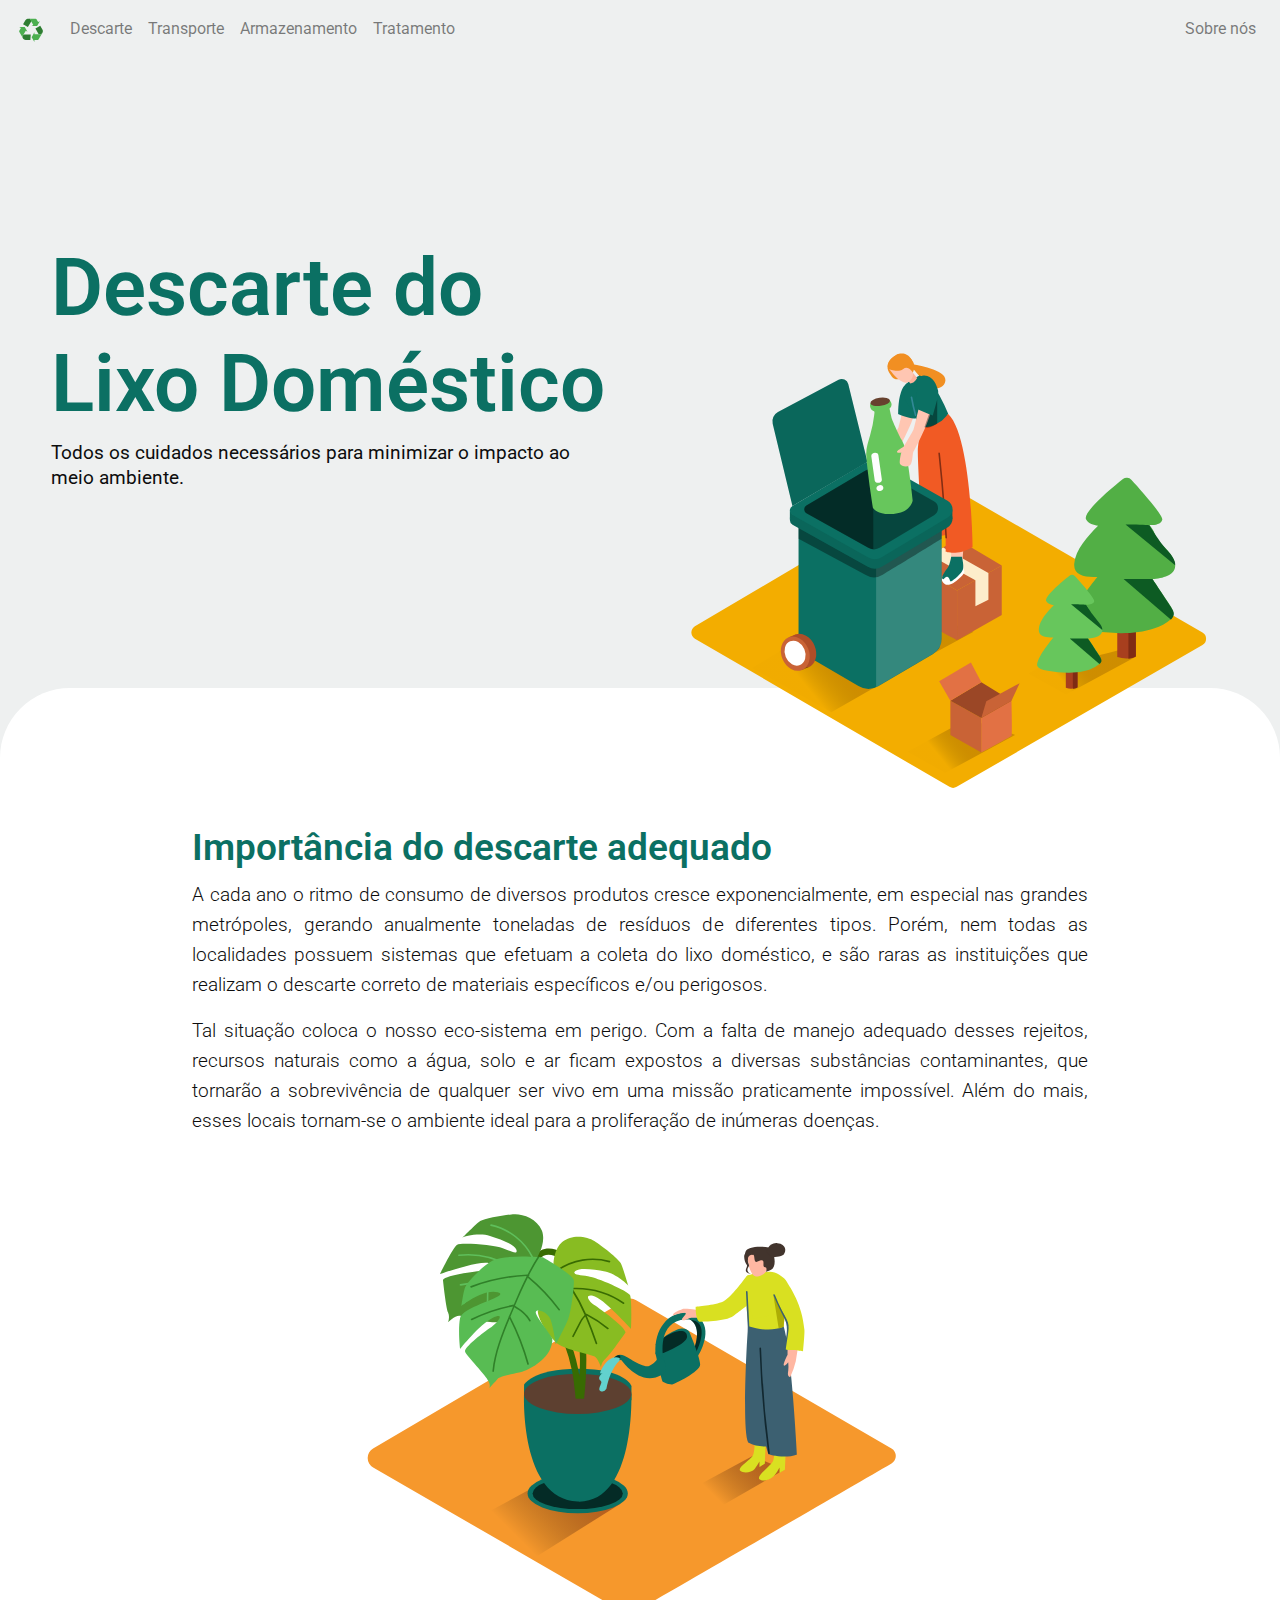
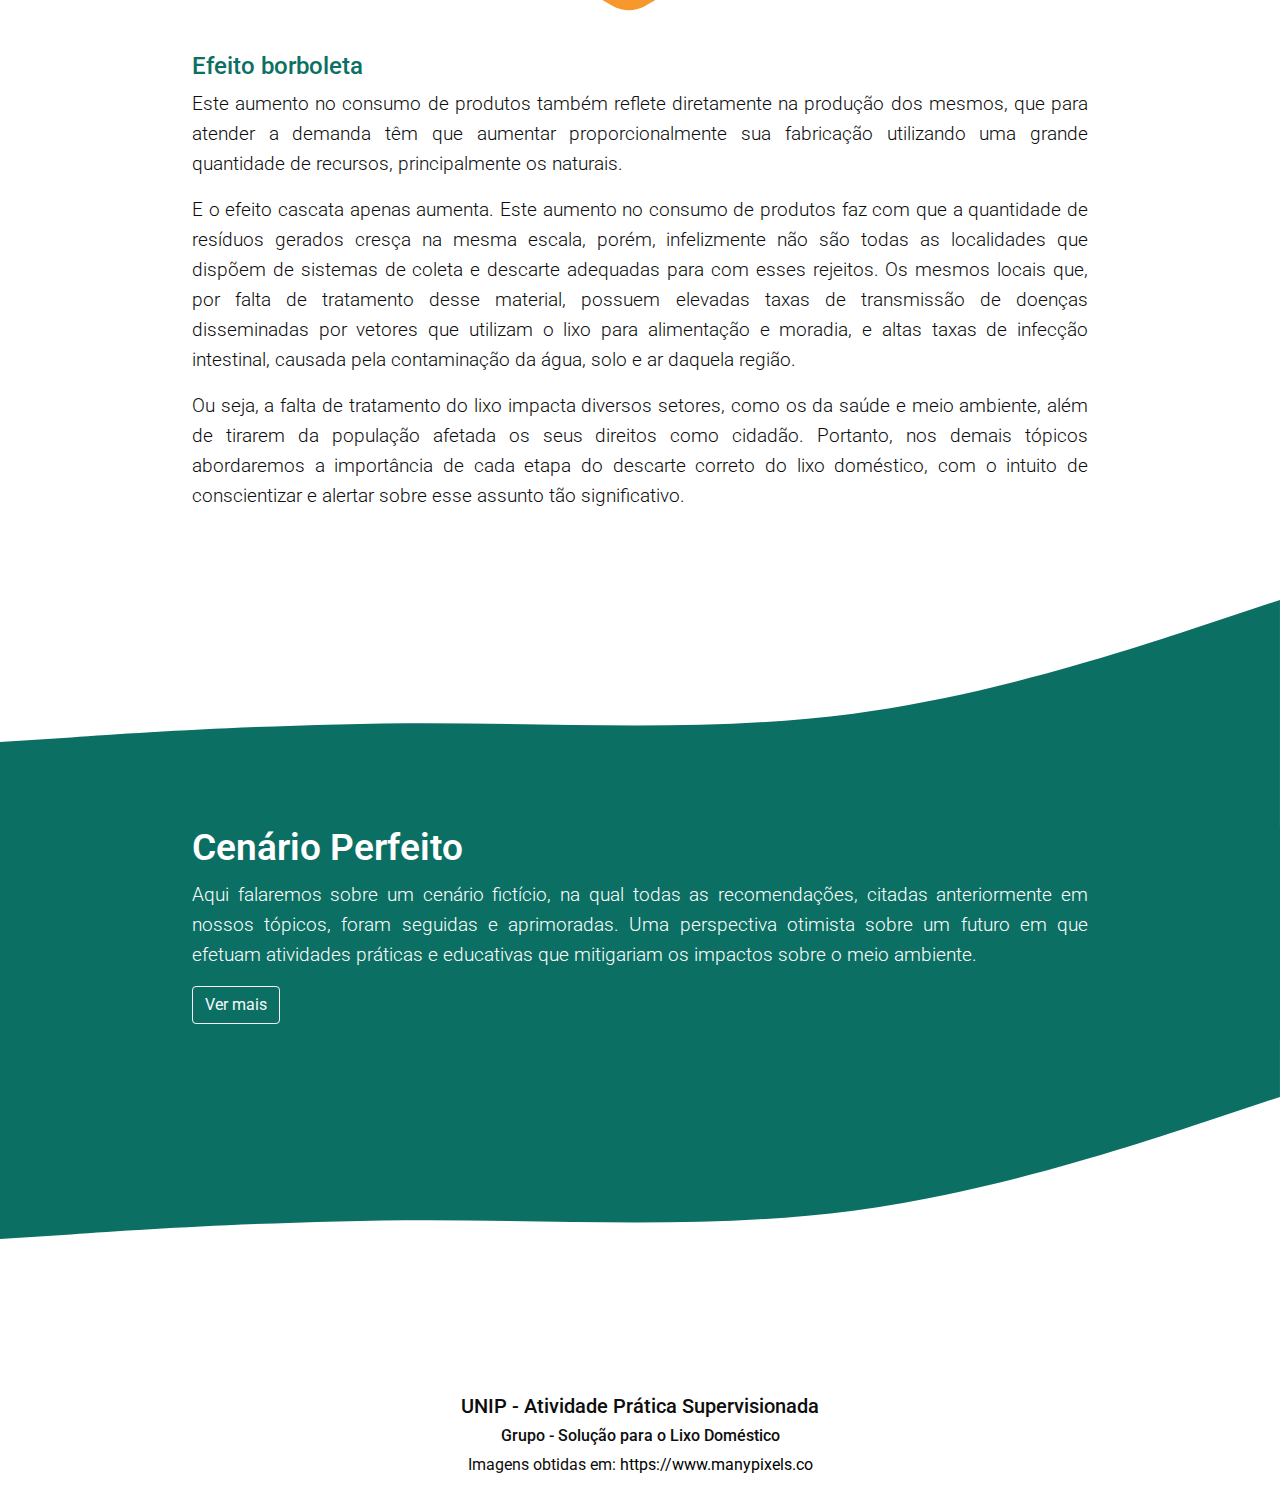
<file: index.html>
<!DOCTYPE html>
<html lang="pt-br">
    <head>
        <meta charset="UTF-8">
        <meta name="viewport" content="width=device-width, initial-scale=1.0">
        
        <link rel="shortcut icon" href="image/favicon.svg" type="image/x-icon">
        
        <!-- Bootstrap -->
        <link rel="stylesheet" href="https://maxcdn.bootstrapcdn.com/bootstrap/4.0.0/css/bootstrap.min.css" integrity="sha384-Gn5384xqQ1aoWXA+058RXPxPg6fy4IWvTNh0E263XmFcJlSAwiGgFAW/dAiS6JXm" crossorigin="anonymous">
        <script src="https://code.jquery.com/jquery-3.2.1.slim.min.js" integrity="sha384-KJ3o2DKtIkvYIK3UENzmM7KCkRr/rE9/Qpg6aAZGJwFDMVNA/GpGFF93hXpG5KkN" crossorigin="anonymous"></script>
        <script src="https://cdnjs.cloudflare.com/ajax/libs/popper.js/1.12.9/umd/popper.min.js" integrity="sha384-ApNbgh9B+Y1QKtv3Rn7W3mgPxhU9K/ScQsAP7hUibX39j7fakFPskvXusvfa0b4Q" crossorigin="anonymous"></script>
        <script src="https://maxcdn.bootstrapcdn.com/bootstrap/4.0.0/js/bootstrap.min.js" integrity="sha384-JZR6Spejh4U02d8jOt6vLEHfe/JQGiRRSQQxSfFWpi1MquVdAyjUar5+76PVCmYl" crossorigin="anonymous"></script>
        
        <link rel="stylesheet" href="css/scrollbar.css">
        <link rel="stylesheet" href="css/index.css">

        <title>APS | Descarte do Lixo Doméstico</title>

       
</head>
<body>
    
    <nav class="navbar navbar-expand-md navbar-light sticky-top">
        <a class="navbar-brand" href="index.html">
            <img src="image/favicon.svg" width="30" height="30" alt="Favicon">
        </a>
        <button class="navbar-toggler" type="button" data-toggle="collapse" data-target="#navbarCollapse" aria-controls="navbarCollapse" aria-expanded="false" aria-label="Toggle navigation">
            <span class="navbar-toggler-icon"></span>
        </button>
        <div class="collapse navbar-collapse" id="navbarCollapse">
            <ul class="navbar-nav mr-auto">
                <li class="nav-item">
                    <a class="nav-link" href="Descarte.html">Descarte</a>
                </li>
                <li class="nav-item">
                    <a class="nav-link" href="Transporte.html">Transporte</a>
                </li>
                <li class="nav-item">
                    <a class="nav-link" href="Armazenamento.html">Armazenamento</a>
                </li>
                <li class="nav-item">
                    <a class="nav-link" href="Tratamento.html">Tratamento </a>
                </li>
            </ul>
            <ul class="navbar-nav justify-content-end">
                <li class="nav-item">
                    <a href="SobreNos.html" class="nav-link">Sobre nós</a>
                </li>
            </ul>
        </div>
    </nav>

    <header>
        <div class="header">
            <h1>Descarte do Lixo Doméstico</h1>
            <p>Todos os cuidados necessários para minimizar o impacto ao meio ambiente.</p>
        </div>
        <img src="image/Index/headerBackground.svg" draggable="false" alt="">
    </header>

    <main>
        <div class="topico">
            <h3>Importância do descarte adequado</h3>

            <p>A cada ano o ritmo de consumo de diversos produtos cresce exponencialmente, em especial nas grandes metrópoles, gerando anualmente toneladas de resíduos de diferentes tipos. Porém, nem todas as localidades possuem sistemas que efetuam a coleta do lixo doméstico, e são raras as instituições que realizam o descarte correto de materiais específicos e/ou perigosos.</p>

            <p>Tal situação coloca o nosso eco-sistema em perigo. Com a falta de manejo adequado desses rejeitos, recursos naturais como a água, solo e ar ficam expostos a diversas substâncias contaminantes, que tornarão a sobrevivência de qualquer ser vivo em uma missão praticamente impossível. Além do mais, esses locais  tornam-se o ambiente ideal para a proliferação de inúmeras doenças.</p>

            <div class="topico-image">
                <img src="/image/Index/index1.svg" alt="">
            </div>

            <h4>Efeito borboleta</h4>

            <p>Este aumento no consumo de produtos também reflete diretamente na produção dos mesmos, que para atender a demanda têm que aumentar proporcionalmente sua fabricação utilizando uma grande quantidade de recursos, principalmente os naturais.</p>

            <p>E o efeito cascata apenas aumenta. Este aumento no consumo de produtos faz com que a quantidade de resíduos gerados cresça na mesma escala, porém, infelizmente não são todas as localidades que dispõem de sistemas de coleta e descarte adequadas para com esses rejeitos. Os mesmos locais que, por falta de tratamento desse material, possuem elevadas taxas de transmissão de doenças disseminadas por vetores que utilizam o lixo para alimentação e moradia, e altas taxas de infecção intestinal, causada pela contaminação da água, solo e ar daquela região.</p>

            <p>Ou seja, a falta de tratamento do lixo impacta diversos setores, como os da saúde e meio ambiente, além de tirarem da população afetada os seus direitos como cidadão. Portanto, nos demais tópicos abordaremos a importância de cada etapa do descarte correto do lixo doméstico, com o intuito de conscientizar e alertar sobre esse assunto tão significativo.</p>
                
        </div>
    </main>
    
    <div class="destaque">
        <svg xmlns="http://www.w3.org/2000/svg" viewBox="0 0 1440 319"><path fill="#0B7063" fill-opacity="1" d="M0,224L80,218.7C160,213,320,203,480,202.7C640,203,800,213,960,192C1120,171,1280,117,1360,90.7L1440,64L1440,320L1360,320C1280,320,1120,320,960,320C800,320,640,320,480,320C320,320,160,320,80,320L0,320Z"></path></svg>

        <div class="conteudo">
            <h3>Cenário Perfeito</h3>

            <p> Aqui falaremos sobre um cenário fictício, na qual todas as recomendações, citadas anteriormente em nossos tópicos, foram seguidas e aprimoradas. Uma perspectiva otimista sobre um futuro em que efetuam atividades práticas e educativas que mitigariam os impactos sobre o meio ambiente. </p>

            <button type="button" class="btn btn-outline-light" onclick="window.location.href='CenarioPerfeito.html'">Ver mais</button>
    
        </div>
                
        <svg xmlns="http://www.w3.org/2000/svg" viewBox="0 0 1440 319"><path fill="#0B7063" fill-opacity="1" d="M0,224L80,218.7C160,213,320,203,480,202.7C640,203,800,213,960,192C1120,171,1280,117,1360,90.7L1440,64L1440,0L1360,0C1280,0,1120,0,960,0C800,0,640,0,480,0C320,0,160,0,80,0L0,0Z"></path></svg>
    </div>

     <footer>
        <h5>UNIP - Atividade Prática Supervisionada</h5>
        <h6>Grupo - Solução para o Lixo Doméstico</h6>
        <p>Imagens obtidas em: <a href="https://www.manypixels.co/" >https://www.manypixels.co</a></p>
    </footer>
</body>
</html>
</file>
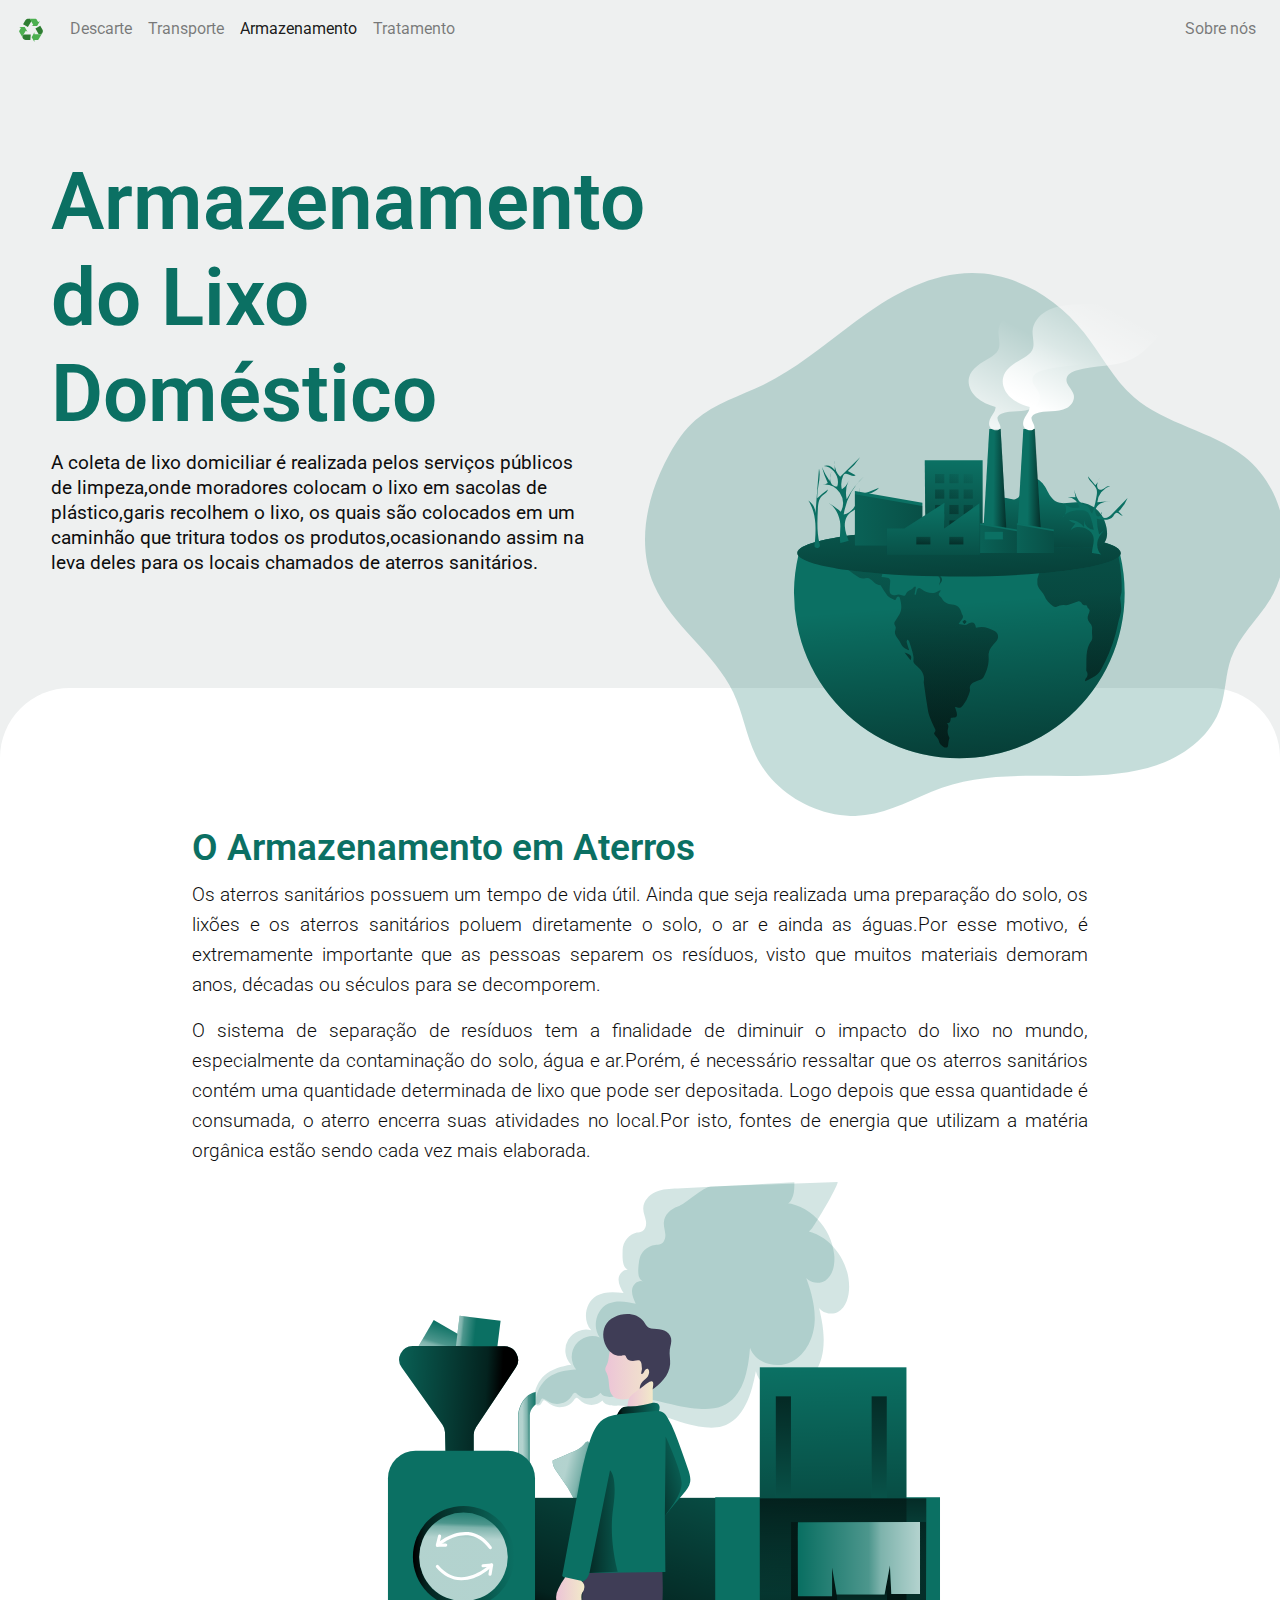
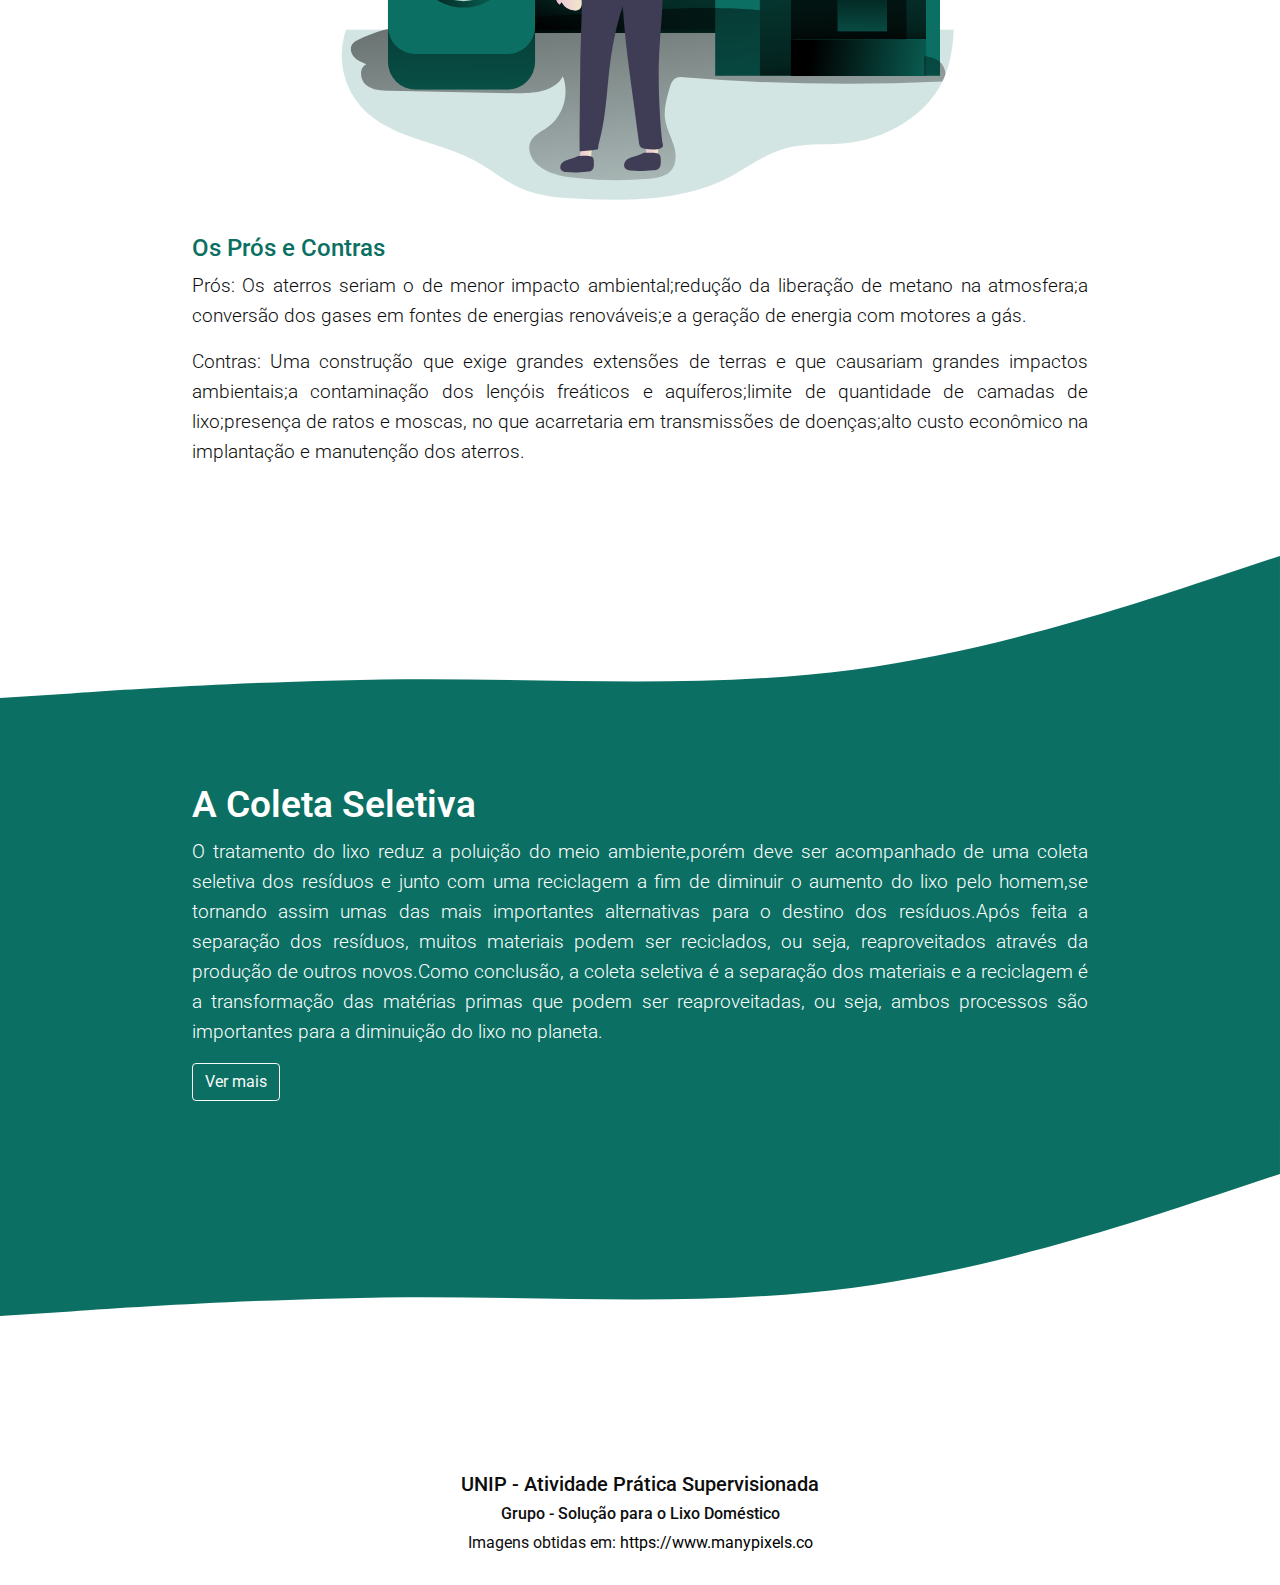
<file: Armazenamento.html>
<!DOCTYPE html>
<html lang="pt-br">
    <head>
        <meta charset="UTF-8">
        <meta name="viewport" content="width=device-width, initial-scale=1.0">
        
        <link rel="shortcut icon" href="image/favicon.svg" type="image/x-icon">
        
        <!-- Bootstrap -->
        <link rel="stylesheet" href="https://maxcdn.bootstrapcdn.com/bootstrap/4.0.0/css/bootstrap.min.css" integrity="sha384-Gn5384xqQ1aoWXA+058RXPxPg6fy4IWvTNh0E263XmFcJlSAwiGgFAW/dAiS6JXm" crossorigin="anonymous">
        <script src="https://code.jquery.com/jquery-3.2.1.slim.min.js" integrity="sha384-KJ3o2DKtIkvYIK3UENzmM7KCkRr/rE9/Qpg6aAZGJwFDMVNA/GpGFF93hXpG5KkN" crossorigin="anonymous"></script>
        <script src="https://cdnjs.cloudflare.com/ajax/libs/popper.js/1.12.9/umd/popper.min.js" integrity="sha384-ApNbgh9B+Y1QKtv3Rn7W3mgPxhU9K/ScQsAP7hUibX39j7fakFPskvXusvfa0b4Q" crossorigin="anonymous"></script>
        <script src="https://maxcdn.bootstrapcdn.com/bootstrap/4.0.0/js/bootstrap.min.js" integrity="sha384-JZR6Spejh4U02d8jOt6vLEHfe/JQGiRRSQQxSfFWpi1MquVdAyjUar5+76PVCmYl" crossorigin="anonymous"></script>
        
        <link rel="stylesheet" href="css/scrollbar.css">
        <link rel="stylesheet" href="css/index.css">

        <title>APS | Armazenamento do Lixo Doméstico</title>

</head>
<body>
    
    <nav class="navbar navbar-expand-md navbar-light sticky-top">
        <a class="navbar-brand" href="index.html">
            <img src="image/favicon.svg" width="30" height="30" alt="Favicon">
        </a>
        <button class="navbar-toggler" type="button" data-toggle="collapse" data-target="#navbarCollapse" aria-controls="navbarCollapse" aria-expanded="false" aria-label="Toggle navigation">
            <span class="navbar-toggler-icon"></span>
        </button>
        <div class="collapse navbar-collapse" id="navbarCollapse">
            <ul class="navbar-nav mr-auto">
                <li class="nav-item">
                    <a class="nav-link" href="Descarte.html">Descarte</a>
                </li>
                <li class="nav-item">
                    <a class="nav-link" href="Transporte.html">Transporte</a>
                </li>
                <li class="nav-item">
                    <a class="nav-link active" href="Armazenamento.html">Armazenamento</a>
                </li>
                <li class="nav-item">
                    <a class="nav-link" href="Tratamento.html">Tratamento </a>
                </li>
            </ul>
            <ul class="navbar-nav justify-content-end">
                <li class="nav-item">
                    <a href="SobreNos.html" class="nav-link">Sobre nós</a>
                </li>
            </ul>
        </div>
    </nav>

    <header>
        <div class="header">
            <h1>Armazenamento do Lixo Doméstico</h1>
            <p>A coleta de lixo domiciliar é realizada pelos serviços públicos de limpeza,onde moradores colocam o lixo em sacolas de plástico,garis recolhem o lixo, os quais são colocados em um caminhão que tritura todos os produtos,ocasionando assim na leva deles para os locais chamados de aterros sanitários.</p>
        </div>
        <img src="image/Armazenamento/headerBackground.svg" draggable="false" alt="">
    </header>

    <main>
        <div class="topico">
            <h3>O Armazenamento em Aterros<h3>
            
            <p>Os aterros sanitários possuem um tempo de vida útil. Ainda que seja realizada uma preparação do solo, os lixões e os aterros sanitários poluem diretamente o solo, o ar e ainda as águas.Por esse motivo, é extremamente importante que as pessoas separem os resíduos, visto que muitos materiais demoram anos, décadas ou séculos para se decomporem.</p>
            

            <p>O sistema de separação de resíduos tem a finalidade de diminuir o impacto do lixo no mundo, especialmente da contaminação do solo, água e ar.Porém, é necessário ressaltar que os aterros sanitários contém uma quantidade determinada de lixo que pode ser depositada. Logo depois que essa quantidade é consumada, o aterro encerra suas atividades no local.Por isto, fontes de energia que utilizam a matéria orgânica estão sendo cada vez mais elaborada.</p>

            <div class="topico-image">
                <img src="image/Armazenamento/image.svg" alt="">
            </div>

            <h4>Os Prós e Contras</h4>

            <p>Prós: Os aterros seriam o de menor impacto ambiental;redução da liberação de metano na atmosfera;a conversão dos gases em fontes de energias renováveis;e a geração de energia com motores a gás.</p>
            
            <p>Contras: Uma construção que exige grandes extensões de terras e que causariam grandes impactos ambientais;a contaminação dos lençóis freáticos e aquíferos;limite de quantidade de camadas de lixo;presença de ratos e moscas, no que acarretaria em transmissões de doenças;alto custo econômico na implantação e manutenção dos aterros.</p>

        </div>
    </main>
    
    <div class="destaque">
        <svg xmlns="http://www.w3.org/2000/svg" viewBox="0 0 1440 320"><path fill="#0B7063" fill-opacity="1" d="M0,224L80,218.7C160,213,320,203,480,202.7C640,203,800,213,960,192C1120,171,1280,117,1360,90.7L1440,64L1440,320L1360,320C1280,320,1120,320,960,320C800,320,640,320,480,320C320,320,160,320,80,320L0,320Z"></path></svg>

        <div class="conteudo">
            <h3>A Coleta Seletiva</h3>

            <p>O tratamento do lixo reduz a poluição do meio ambiente,porém deve ser acompanhado de uma coleta seletiva dos resíduos e junto com uma reciclagem a fim de diminuir o aumento do lixo pelo homem,se tornando assim umas das mais importantes alternativas para o destino dos resíduos.Após feita a separação dos resíduos, muitos materiais podem ser reciclados, ou seja, reaproveitados através da produção de outros novos.Como conclusão, a coleta seletiva é a separação dos materiais e a reciclagem é a transformação das matérias primas que podem ser reaproveitadas, ou seja, ambos processos são importantes para a diminuição do lixo no planeta.</p>

            <button type="button" class="btn btn-outline-light" onclick="window.open('https://www.mma.gov.br/cidades-sustentaveis/residuos-solidos/catadores-de-materiais-reciclaveis/reciclagem-e-reaproveitamento', '_blank');">Ver mais</button>
    
        </div>
                
        <svg xmlns="http://www.w3.org/2000/svg" viewBox="0 0 1440 320"><path fill="#0B7063" fill-opacity="1" d="M0,224L80,218.7C160,213,320,203,480,202.7C640,203,800,213,960,192C1120,171,1280,117,1360,90.7L1440,64L1440,0L1360,0C1280,0,1120,0,960,0C800,0,640,0,480,0C320,0,160,0,80,0L0,0Z"></path></svg>
     </div>

    <footer>
        <h5>UNIP - Atividade Prática Supervisionada</h5>
        <h6>Grupo - Solução para o Lixo Doméstico</h6>
        <p>Imagens obtidas em: <a href="https://www.manypixels.co">https://www.manypixels.co</a></p>
    </footer>
</body>
</html>
</file>
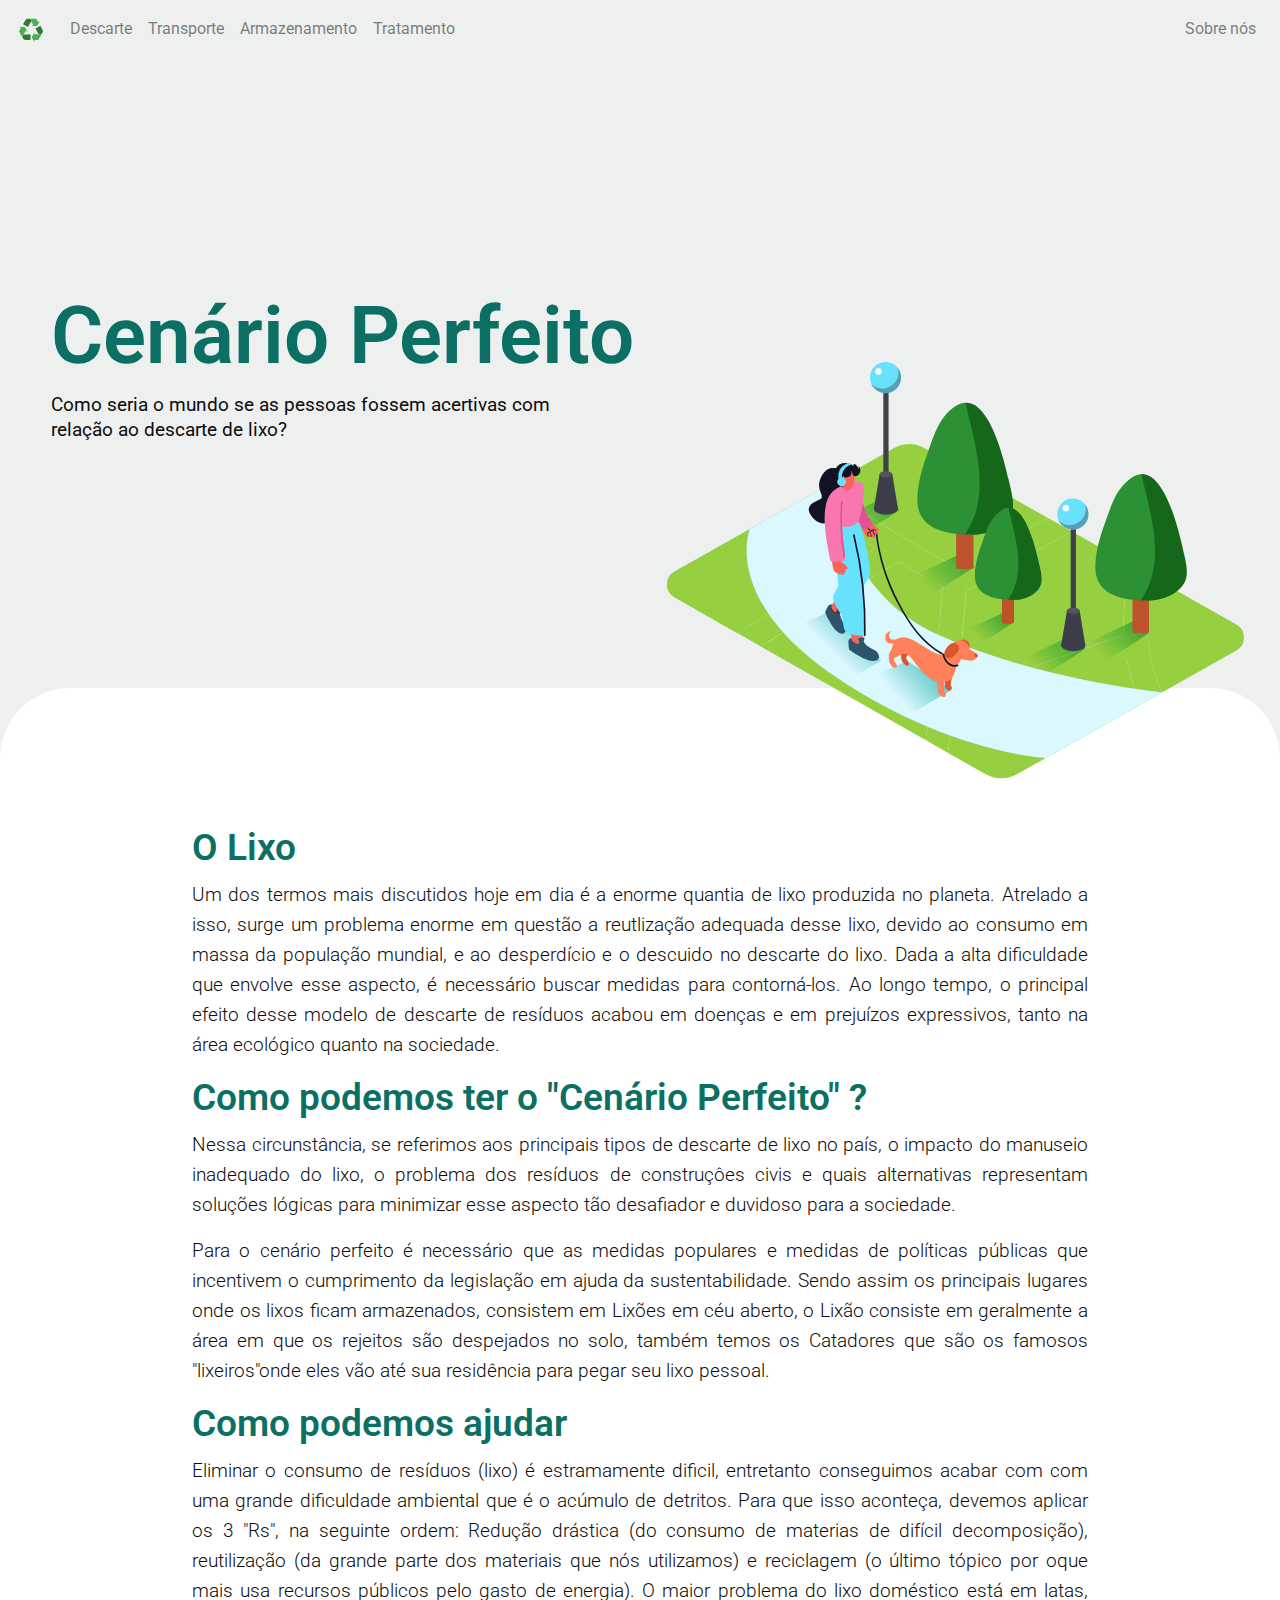
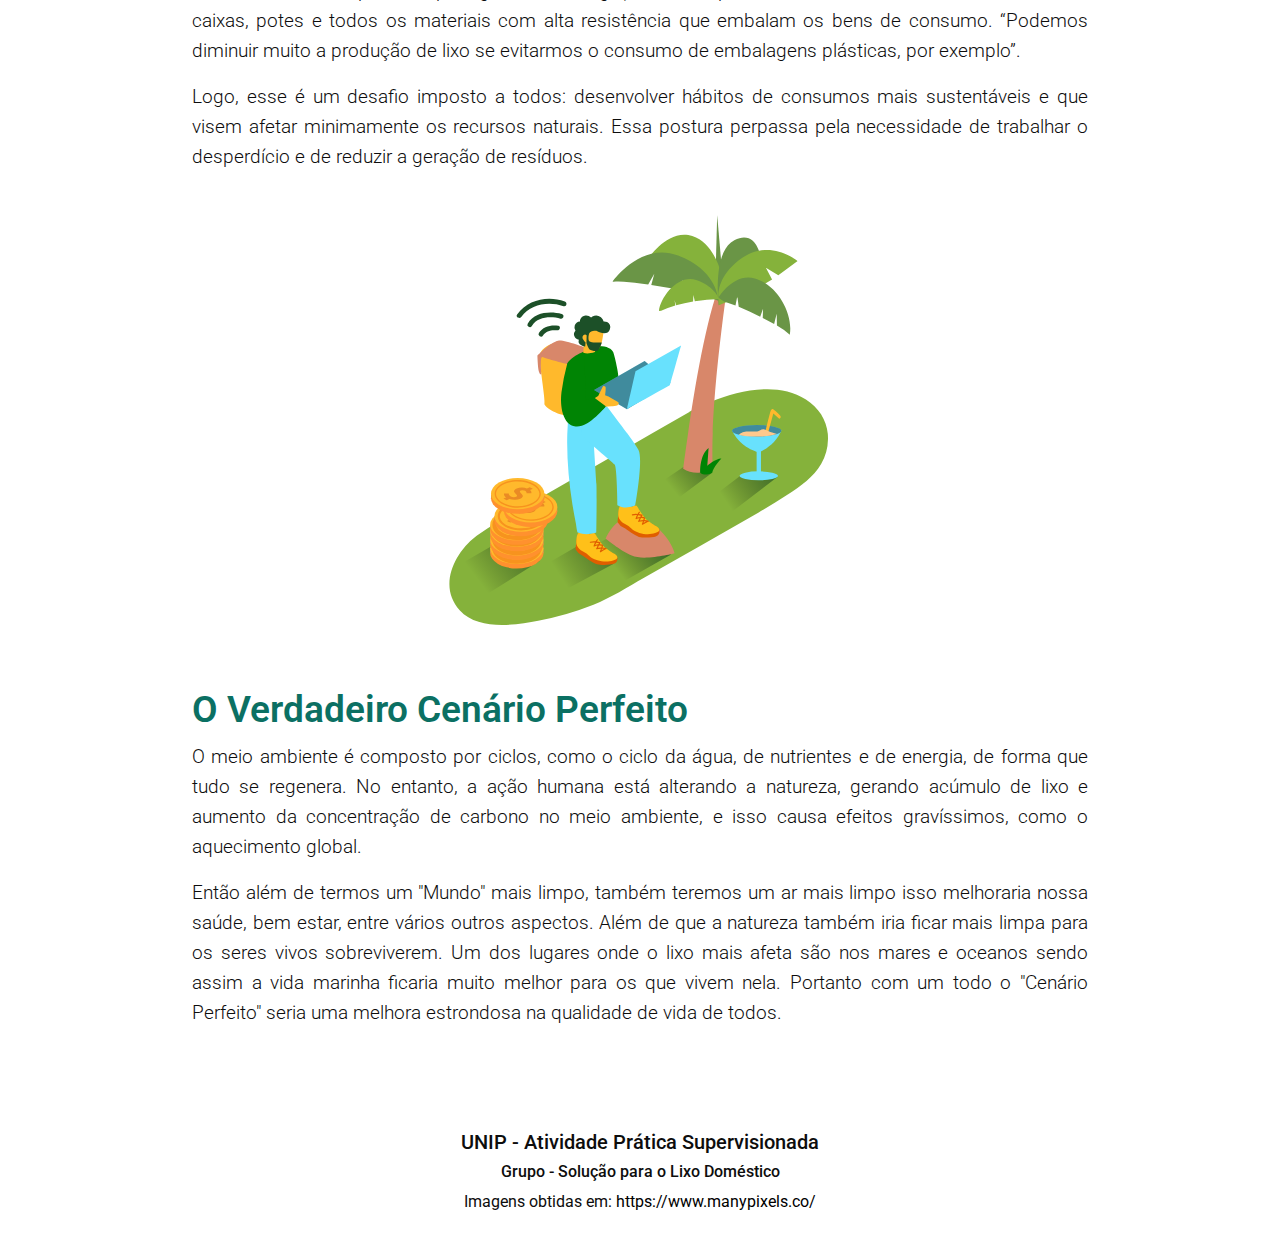
<file: CenarioPerfeito.html>
<!DOCTYPE html>
<html lang="pt-br">
    <head>
        <meta charset="UTF-8">
        <meta name="viewport" content="width=device-width, initial-scale=1.0">
        
        <link rel="shortcut icon" href="image/favicon.svg" type="image/x-icon">
        
        <!-- Bootstrap -->
        <link rel="stylesheet" href="https://maxcdn.bootstrapcdn.com/bootstrap/4.0.0/css/bootstrap.min.css" integrity="sha384-Gn5384xqQ1aoWXA+058RXPxPg6fy4IWvTNh0E263XmFcJlSAwiGgFAW/dAiS6JXm" crossorigin="anonymous">
        <script src="https://code.jquery.com/jquery-3.2.1.slim.min.js" integrity="sha384-KJ3o2DKtIkvYIK3UENzmM7KCkRr/rE9/Qpg6aAZGJwFDMVNA/GpGFF93hXpG5KkN" crossorigin="anonymous"></script>
        <script src="https://cdnjs.cloudflare.com/ajax/libs/popper.js/1.12.9/umd/popper.min.js" integrity="sha384-ApNbgh9B+Y1QKtv3Rn7W3mgPxhU9K/ScQsAP7hUibX39j7fakFPskvXusvfa0b4Q" crossorigin="anonymous"></script>
        <script src="https://maxcdn.bootstrapcdn.com/bootstrap/4.0.0/js/bootstrap.min.js" integrity="sha384-JZR6Spejh4U02d8jOt6vLEHfe/JQGiRRSQQxSfFWpi1MquVdAyjUar5+76PVCmYl" crossorigin="anonymous"></script>
        
        <link rel="stylesheet" href="css/scrollbar.css">
        <link rel="stylesheet" href="css/index.css">


        <title>APS | Cenário Perfeito</title>

       
</head>
<body>
    
    <nav class="navbar navbar-expand-md navbar-light sticky-top">
        <a class="navbar-brand" href="index.html">
            <img src="image/favicon.svg" width="30" height="30" alt="Favicon">
        </a>
        <button class="navbar-toggler" type="button" data-toggle="collapse" data-target="#navbarCollapse" aria-controls="navbarCollapse" aria-expanded="false" aria-label="Toggle navigation">
            <span class="navbar-toggler-icon"></span>
        </button>
        <div class="collapse navbar-collapse" id="navbarCollapse">
            <ul class="navbar-nav mr-auto">
                <li class="nav-item">
                    <a class="nav-link" href="Descarte.html">Descarte</a>
                </li>
                <li class="nav-item">
                    <a class="nav-link" href="Transporte.html">Transporte</a>
                </li>
                <li class="nav-item">
                    <a class="nav-link" href="Armazenamento.html">Armazenamento</a>
                </li>
                <li class="nav-item">
                    <a class="nav-link" href="Tratamento.html">Tratamento </a>
                </li>
            </ul>
            <ul class="navbar-nav justify-content-end">
                <li class="nav-item">
                    <a href="SobreNos.html" class="nav-link">Sobre nós</a>
                </li>
            </ul>
        </div>
    </nav>
    

    <header>
        <div class="header">
            <h1>Cenário Perfeito</h1>
            <p>Como seria o mundo se as pessoas fossem acertivas com relação ao descarte de lixo?</p>
        </div>
        <img src="image/CenarioPerfeito/CenarioPerfeito.svg" draggable="false" alt="">
    </header>

    <main>
<div class="topico">
        <h3>O Lixo</h3>
        <p>Um dos termos mais discutidos hoje em dia é a enorme quantia de lixo produzida no planeta. Atrelado a isso, surge um problema enorme em questão a reutlização adequada desse lixo, devido ao consumo em massa da população mundial, e ao desperdício e o descuido no descarte do lixo.
        Dada a alta dificuldade que envolve esse aspecto, é necessário buscar medidas para contorná-los. Ao longo tempo, o principal efeito desse modelo de descarte de resíduos acabou em doenças e em prejuízos expressivos, tanto na área ecológico quanto na sociedade.</p>
</div>
<div class="topico">
        <h3>Como podemos ter o "Cenário Perfeito" ?</h3>
        <p>Nessa circunstância, se referimos aos principais tipos de descarte de lixo no país, o impacto do manuseio inadequado do lixo, o problema dos resíduos de construçôes civis e quais alternativas representam soluções lógicas para minimizar esse aspecto tão desafiador e duvidoso para a sociedade.</p>
        
        <p>Para o cenário perfeito é necessário que as medidas populares e medidas de políticas públicas que incentivem o cumprimento da legislação em ajuda da sustentabilidade.
        Sendo assim os principais lugares onde os lixos ficam armazenados, consistem em Lixões em céu aberto, o Lixão consiste em geralmente a área em que os rejeitos são despejados no solo, também temos os Catadores que são os famosos "lixeiros"onde eles vão até sua residência para pegar seu lixo pessoal.</p>
</div>
<div class= "topico">
    <h3>Como podemos ajudar</h3>
    
    <p>Eliminar o consumo de resíduos (lixo) é estramamente dificil, entretanto conseguimos acabar com com uma grande dificuldade ambiental que é o acúmulo de detritos. Para que isso aconteça, devemos aplicar os 3 "Rs", na seguinte ordem: Redução drástica (do consumo de materias de difícil decomposição), reutilização (da grande parte dos materiais que nós utilizamos) e reciclagem (o último tópico por oque mais usa recursos públicos pelo gasto de energia). O maior problema do lixo doméstico está em latas, caixas, potes e todos os materiais com alta resistência que embalam os bens de consumo. “Podemos diminuir muito a produção de lixo se evitarmos o consumo de embalagens plásticas, por exemplo”.
    </p>
    <p>Logo, esse é um desafio imposto a todos: desenvolver hábitos de consumos mais sustentáveis e que visem afetar minimamente os recursos naturais. Essa postura perpassa pela necessidade de trabalhar o desperdício e de reduzir a geração de resíduos.</p>
</div>

<div class="topico-image">
    <img src="image/CenarioPerfeito/OMundo.svg">
</div>
<div class="topico">
    <h3>O Verdadeiro Cenário Perfeito</h3>
        <p>O meio ambiente é composto por ciclos, como o ciclo da água, de nutrientes e de energia, de forma que tudo se regenera. No entanto, a ação humana está alterando a natureza, gerando acúmulo de lixo e aumento da concentração de carbono no meio ambiente, e isso causa efeitos gravíssimos, como o aquecimento global.</p>
        <p>Então além de termos um "Mundo" mais limpo, também teremos um ar mais limpo isso melhoraria nossa saúde, bem estar, entre vários outros aspectos. Além de que a natureza também iria ficar mais limpa para os seres vivos sobreviverem. Um dos lugares onde o lixo mais afeta são nos mares e oceanos sendo assim a vida marinha ficaria muito melhor para os que vivem nela. Portanto com um todo o "Cenário Perfeito" seria uma melhora estrondosa na qualidade de vida de todos.</p>
</div>
    </main>
    <footer>
        <h5>UNIP - Atividade Prática Supervisionada</h5>
        <h6>Grupo - Solução para o Lixo Doméstico</h6>
        <p>Imagens obtidas em: <a href="https://www.manypixels.co/" >https://www.manypixels.co/</a></p>
    </footer>
</body>
</html>
</file>
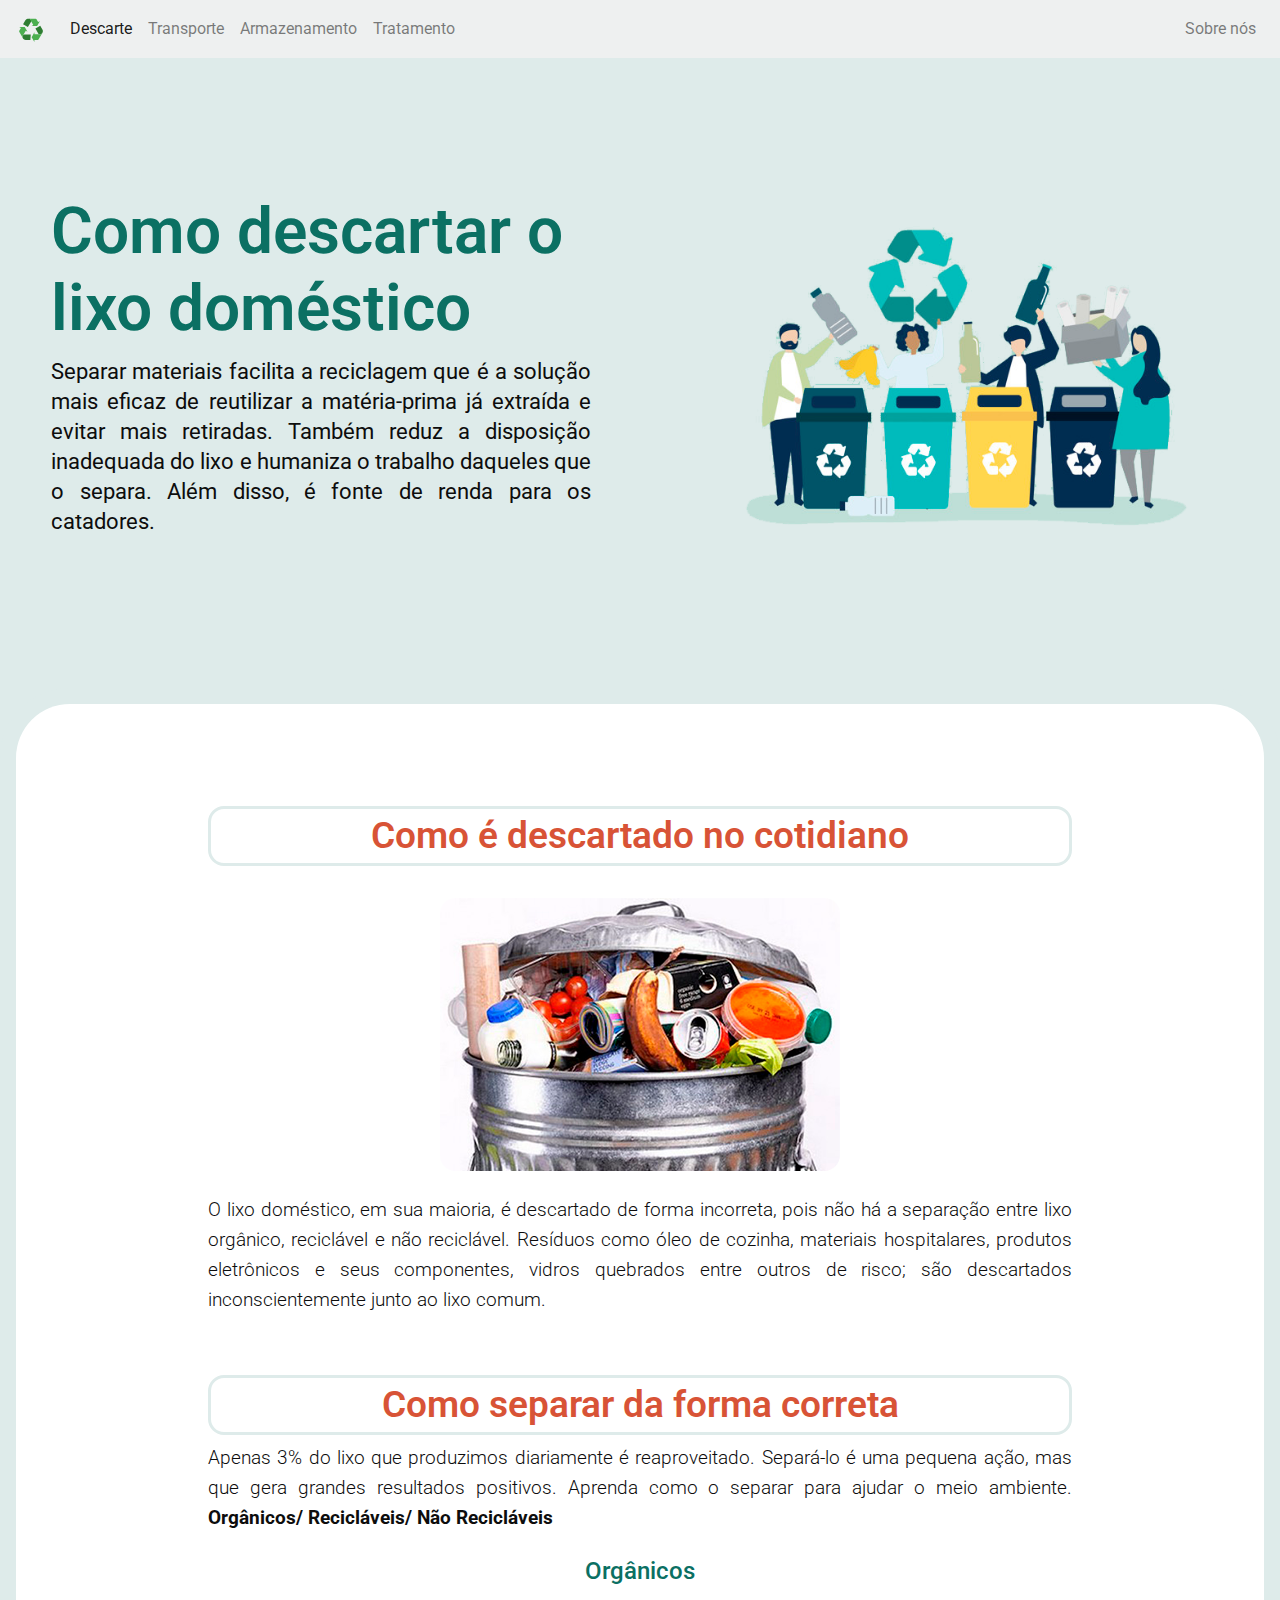
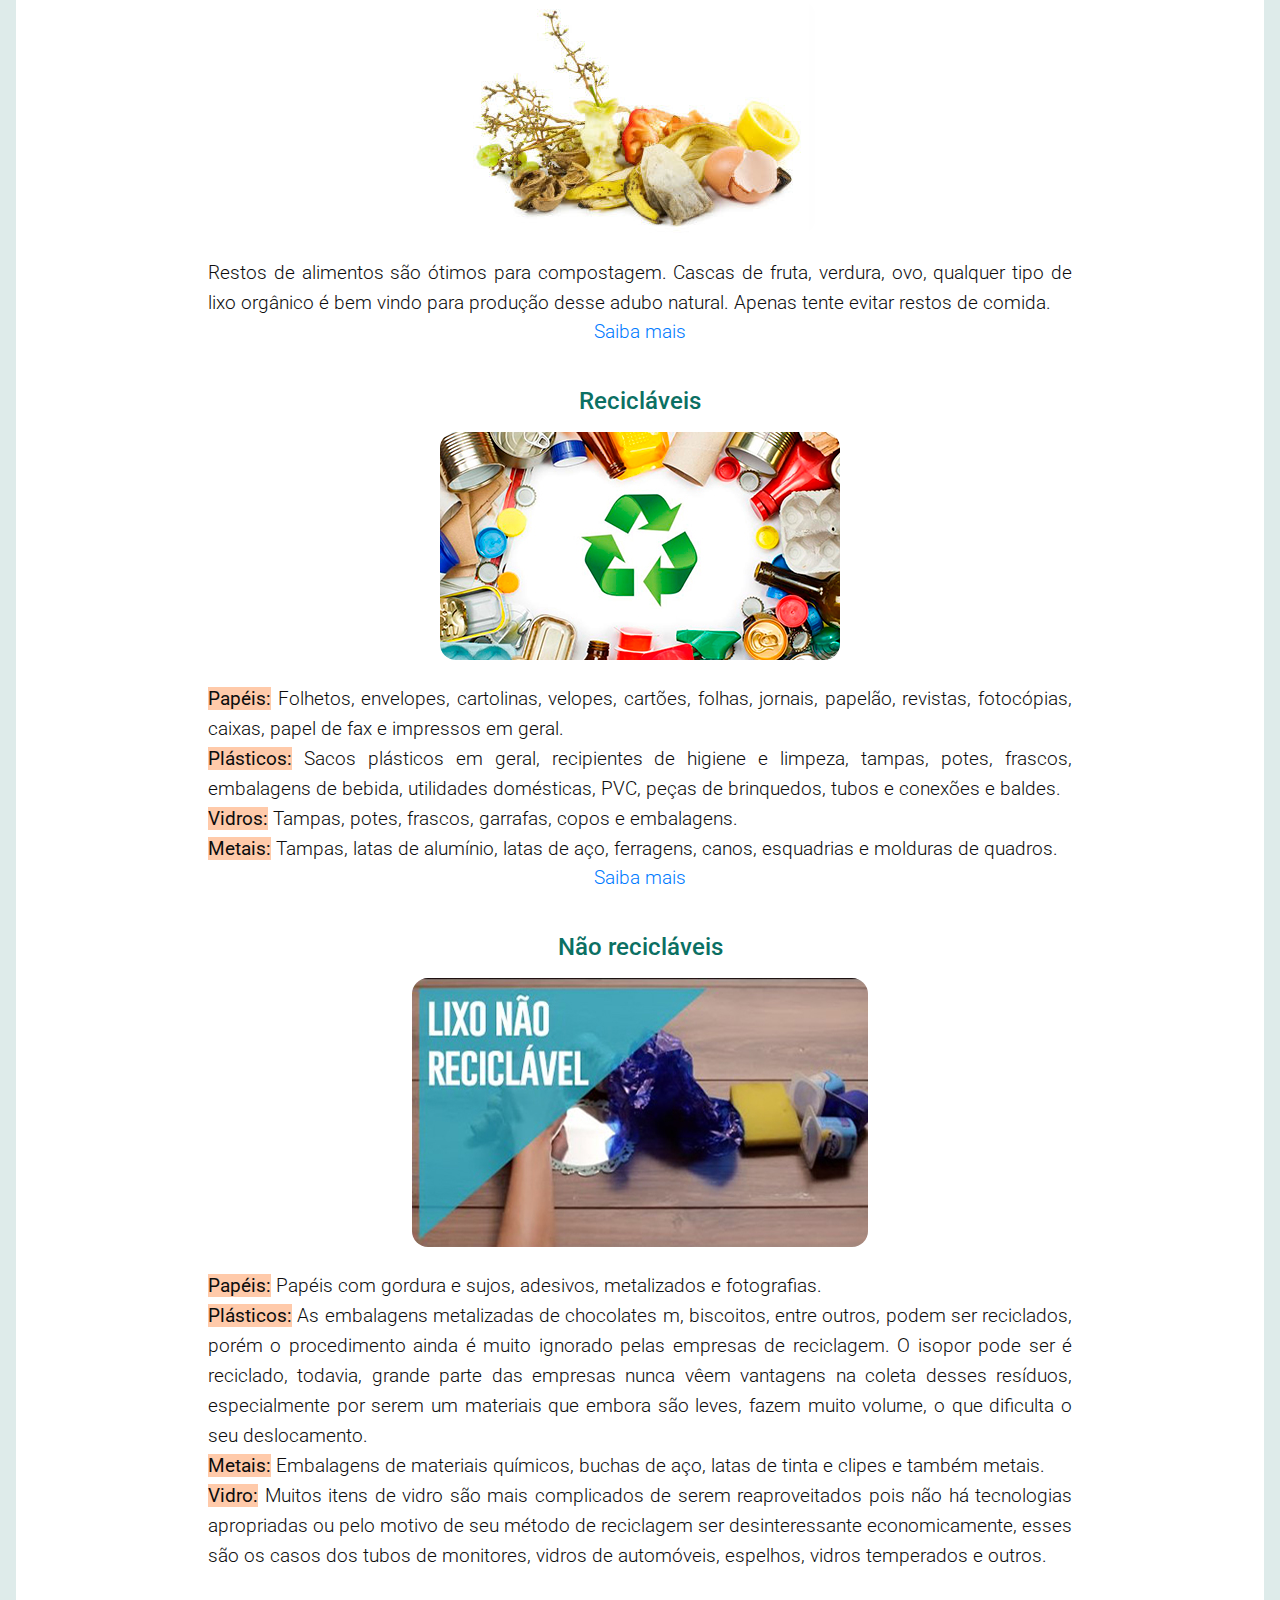
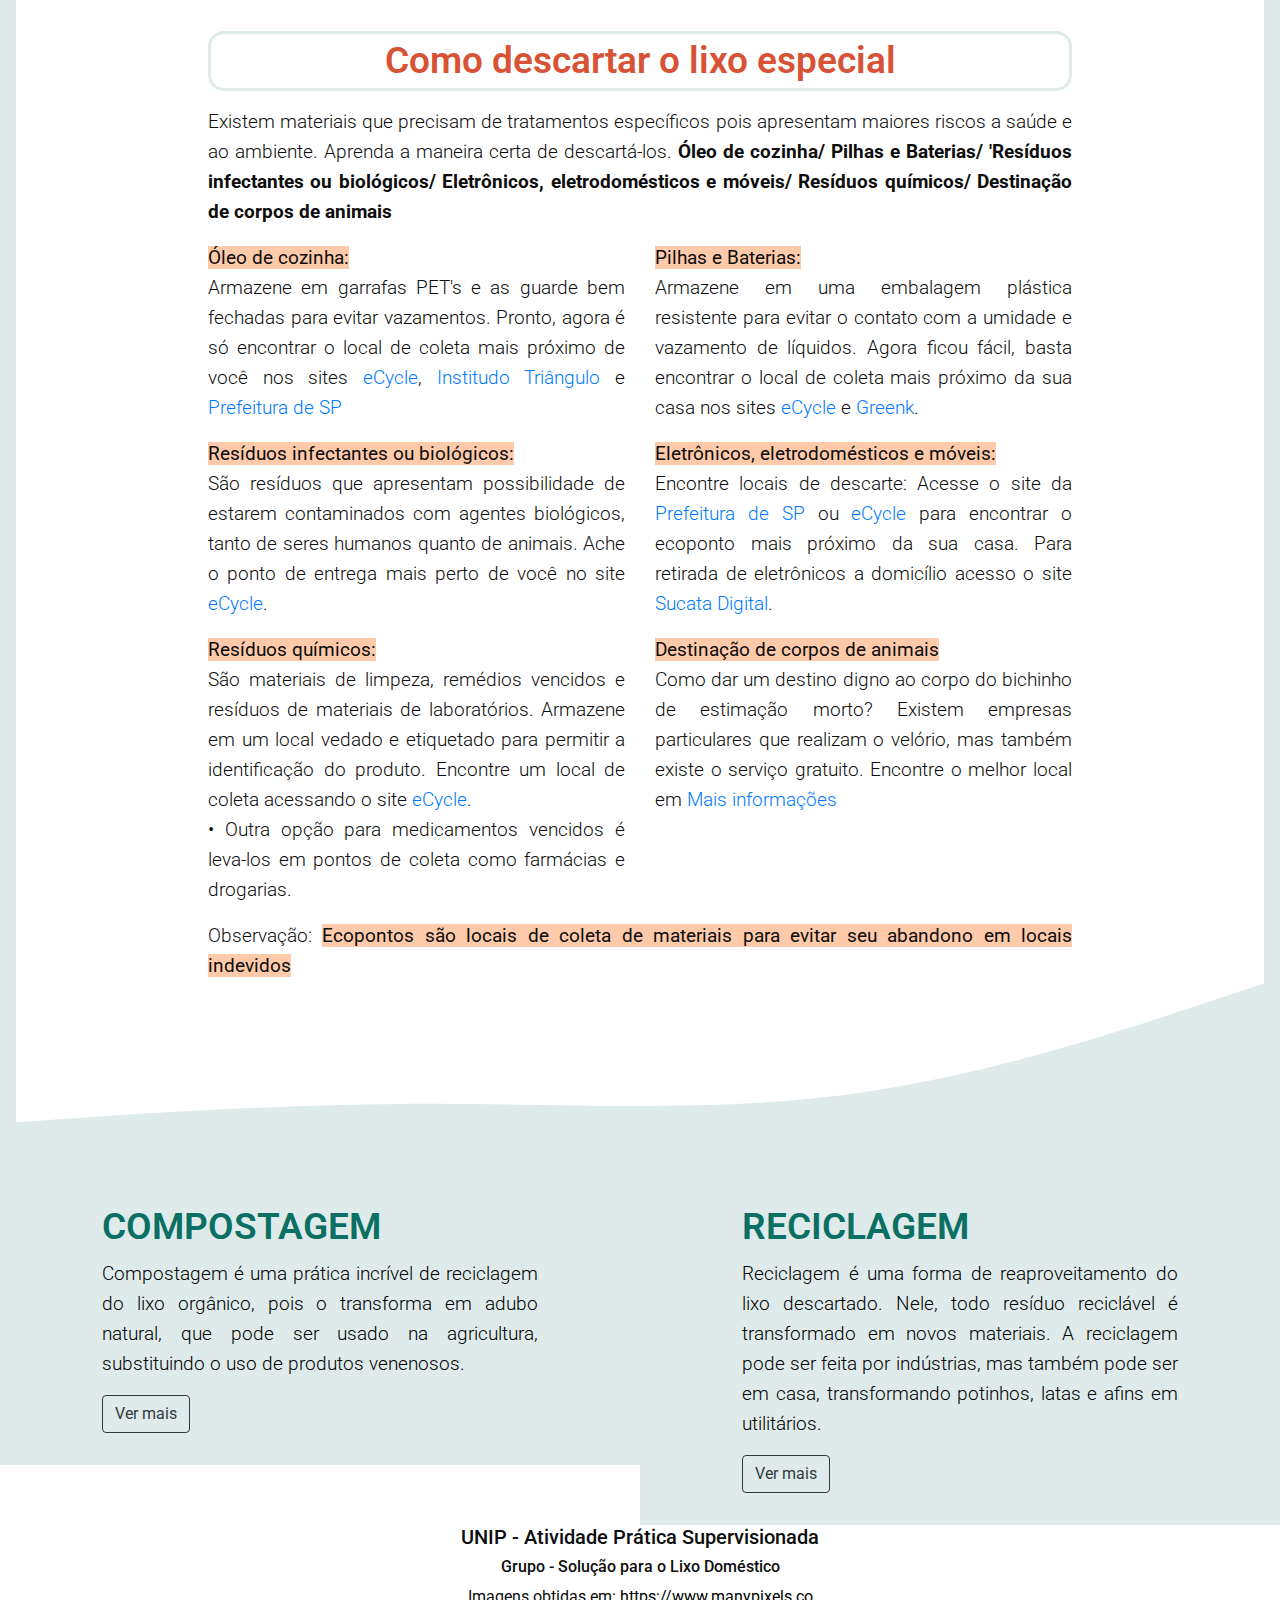
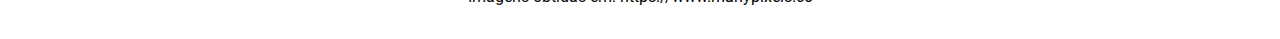
<file: Descarte.html>
<!DOCTYPE HTML>
<html lang=pt-br>

<head>
        <meta charset="UTF-8"> 
        <!-- METAS -->
        <meta name="author" content="Rebecca Amaral">
        <meta name="description" content="Trabalho de APS - UNIP 2020, 1º Semestre - Ciência da Computação">
        <meta name="keywords" content="currículo, mini, minicurrículo, trabalho, 2020, DAW, UNIP, CC, Ciência da Computação">
        <meta name="viewport" content="width=device-width, initial-scale=1.0">
        <meta http-equiv="X-UA-Compatible" content="ie=edge">

        <!-- LINKES FOLHAS DE ESTILO -->
        <link rel="stylesheet" type="text/css" href="css/scrollbar.css">
        <link rel="stylesheet" type="text/css" href="css/Descarte.css"> 
        <link rel="stylesheet" href="https://maxcdn.bootstrapcdn.com/bootstrap/4.0.0/css/bootstrap.min.css" integrity="sha384-Gn5384xqQ1aoWXA+058RXPxPg6fy4IWvTNh0E263XmFcJlSAwiGgFAW/dAiS6JXm" crossorigin="anonymous">

        <!-- JAVASCRIPT -->
        <script src="https://code.jquery.com/jquery-3.2.1.slim.min.js" integrity="sha384-KJ3o2DKtIkvYIK3UENzmM7KCkRr/rE9/Qpg6aAZGJwFDMVNA/GpGFF93hXpG5KkN" crossorigin="anonymous"></script>
        <script src="https://cdnjs.cloudflare.com/ajax/libs/popper.js/1.12.9/umd/popper.min.js" integrity="sha384-ApNbgh9B+Y1QKtv3Rn7W3mgPxhU9K/ScQsAP7hUibX39j7fakFPskvXusvfa0b4Q" crossorigin="anonymous"></script>
        <script src="https://maxcdn.bootstrapcdn.com/bootstrap/4.0.0/js/bootstrap.min.js" integrity="sha384-JZR6Spejh4U02d8jOt6vLEHfe/JQGiRRSQQxSfFWpi1MquVdAyjUar5+76PVCmYl" crossorigin="anonymous"></script>
  
  <link rel="icon" href="image/favicon.svg">
  <title>APS | Descarte do Lixo Doméstico</title>
</head>

<body>

    <!-- BARRA DE NAVEGAÇÃO -->
    <nav class="navbar navbar-expand-md navbar-light sticky-top">
        <a class="navbar-brand" href="index.html">
            <img src="image/favicon.svg" width="30" height="30" alt="Favicon">
        </a>
        <button class="navbar-toggler" type="button" data-toggle="collapse" data-target="#navbarCollapse" aria-controls="navbarCollapse" aria-expanded="false" aria-label="Toggle navigation">
            <span class="navbar-toggler-icon"></span>
        </button>
        <div class="collapse navbar-collapse" id="navbarCollapse">
            <ul class="navbar-nav mr-auto">
                <li class="nav-item">
                    <a class="nav-link active" href="Descarte.html">Descarte</a>
                </li>
                <li class="nav-item">
                    <a class="nav-link" href="Transporte.html">Transporte</a>
                </li>
                <li class="nav-item">
                    <a class="nav-link" href="Armazenamento.html">Armazenamento</a>
                </li>
                <li class="nav-item">
                    <a class="nav-link" href="Tratamento.html">Tratamento </a>
                </li>
            </ul>
            <ul class="navbar-nav justify-content-end">
                <li class="nav-item">
                    <a href="SobreNos.html" class="nav-link">Sobre nós</a>
                </li>
            </ul>
        </div>
    </nav>

    <!-- CABEÇA DA PÁGINA -->
      <header>
          <div class="header">
              <h1>Como descartar o lixo doméstico</h1>
              <p>Separar materiais facilita a reciclagem que é a solução mais eficaz de reutilizar a matéria-prima já extraída e evitar mais retiradas. Também reduz a disposição inadequada do lixo e humaniza o trabalho daqueles que o separa. Além disso, é fonte de renda para os catadores. </p>
          </div>
              <img src="image/Descarte/header.png" alt="">
      </header>


<main>

      <!-- LIXO COMUM -->
      <div class="lixo-comum topico" name="Solucoes">

          <!-- LIXO DO COTIDIANO -->
          <h3 style="margin-top: 0!important">Como é descartado no cotidiano</h3>
          <div class="comum">
              <img class="img" src="image/Descarte/forma_incorreta.png" alt="No cotidiano">
              <p>O lixo doméstico, em sua maioria, é descartado de forma incorreta, pois não há a separação entre lixo orgânico, reciclável e não reciclável. Resíduos como óleo de cozinha, materiais hospitalares, produtos eletrônicos e seus componentes, vidros quebrados entre outros de risco; são descartados inconscientemente junto ao lixo comum.</p>
          </div>

          <!-- FORMA CORRETA -->
          <h3>Como separar da forma correta</h3>
          <p>Apenas 3% do lixo que produzimos diariamente é reaproveitado. Separá-lo é uma pequena ação, mas que gera grandes resultados positivos. Aprenda como o separar para ajudar o meio ambiente. <strong style="font-weight: bold;">Orgânicos/ Recicláveis/ Não Recicláveis</strong></p>

          <!-- ORGANICOS -->
          <div class="comum">
              <h4>Orgânicos</h4>
              <img class="img" src="image/Descarte/organico.jpg" alt="Compostagem">
              <p>Restos de alimentos são ótimos para compostagem. Cascas de fruta, verdura, ovo, qualquer tipo de lixo orgânico é bem vindo para produção desse adubo natural. Apenas tente evitar restos de comida.
              </p>

              <p class="saiba-mais"><a href="#destaque">Saiba mais</a></p>
          </div> 

          <!-- RECICLÁVEL -->
          <div class="comum">
              <h4>Recicláveis</h4>
              <img class="img" src="image/Descarte/reciclavel.jpg" alt="Reciclavel">
              <p>
              <strong>Papéis:</strong>
              Folhetos, envelopes, cartolinas, velopes, cartões, folhas, jornais, papelão, revistas, fotocópias, caixas, papel de fax e impressos em geral.

              <br><strong>Plásticos:</strong>
              Sacos plásticos em geral, recipientes de higiene e limpeza, tampas, potes, frascos, embalagens de bebida, utilidades domésticas, PVC, peças de brinquedos, tubos e conexões e  baldes.

              <br><strong>Vidros:</strong>
              Tampas, potes, frascos, garrafas, copos e embalagens.

              <br><strong>Metais:</strong>
              Tampas, latas de alumínio, latas de aço, ferragens, canos, esquadrias e molduras de quadros.
              </p>

              <p class="saiba-mais"><a href="#destaque">Saiba mais</a></p>
          </div> 

          <!-- NÃO RECICLÁVEL -->
          <div class="comum">
              <h4>Não recicláveis</h4>
              <img class="img" src="image/Descarte/nao_reciclavel.jpg" alt="Nao Reciclavel">
              <p>
              <strong>Papéis:</strong>
              Papéis com gordura e sujos, adesivos, metalizados e fotografias.

              <br><strong>Plásticos:</strong>
              As embalagens metalizadas de chocolates m, biscoitos, entre outros, podem ser reciclados, porém o procedimento ainda é muito ignorado pelas empresas de reciclagem. O isopor pode ser é reciclado, todavia, grande parte das empresas nunca vêem vantagens na coleta desses resíduos, especialmente por serem um materiais que embora são leves, fazem muito volume, o que dificulta o seu deslocamento.
              
              <br><strong>Metais:</strong>
              Embalagens de materiais químicos, buchas de aço, latas de tinta e clipes e também metais.
              
              <br><strong>Vidro:</strong>
              Muitos itens de vidro são mais complicados de serem reaproveitados pois não há tecnologias apropriadas ou pelo motivo de seu método de reciclagem ser desinteressante economicamente, esses são os casos dos tubos de monitores, vidros de automóveis, espelhos, vidros temperados e outros.
              </p>
          </div>

      </div>


      <!-- LIXO NÃO COMUM -->
      <div class="lixo-nao-comum topico" name="Solucoes">

              <h3>Como descartar o lixo especial</h3>

              <div class="row">
                <p class="col-lg-12">Existem materiais que precisam de tratamentos específicos pois apresentam maiores riscos a saúde e ao ambiente. Aprenda a maneira certa de descartá-los. <strong style="background-color: #fff; font-weight: bold;">Óleo de cozinha/ Pilhas e Baterias/ 'Resíduos infectantes ou biológicos/ Eletrônicos, eletrodomésticos e móveis/ Resíduos químicos/ Destinação de corpos de animais</strong></p>

              <!-- óleo -->
              <p class="nao-comum col-lg-6"><strong>Óleo de cozinha:</strong>
                <br>Armazene em garrafas PET's e as guarde bem fechadas para evitar vazamentos. Pronto, agora é só encontrar o local de coleta mais próximo de você nos sites
                <a href="https://www.ecycle.com.br/" target="_blank">eCycle</a>,
                <a href="http://www.triangulo.org.br/pontos-de-coleta.php" target="_blank">Institudo Triângulo</a> e
                <a href="https://www.prefeitura.sp.gov.br/cidade/secretarias/subprefeituras/noticias/index.php?p=250404" target="_blank">Prefeitura de SP</a></p>
              
              <!-- baterias -->
              <p class="nao-comum col-lg-6"><strong>Pilhas e Baterias:</strong>
                <br>Armazene em uma embalagem plástica resistente para evitar o contato com a umidade e vazamento de líquidos. Agora ficou fácil, basta encontrar o local de coleta mais próximo da sua casa nos sites
                <a href="https://www.ecycle.com.br/" target="_blank">eCycle</a> e <a href="https://www.greenk.com.br/pontos-de-descarte/" target="_blank">Greenk</a>.</p>
              
              <!-- perigosos -->
              <p class="nao-comum col-lg-6"><strong>Resíduos infectantes ou biológicos:</strong>
                <br>São resíduos que apresentam possibilidade de estarem contaminados com agentes biológicos, tanto de seres humanos quanto de animais. Ache o ponto de entrega mais perto de você no site
                <a href="https://www.ecycle.com.br/" target="_blank">eCycle</a>.</p>
              
              <!-- eletronicos -->
              <p class="nao-comum col-lg-6"><strong>Eletrônicos, eletrodomésticos e móveis:</strong>
                <br>Encontre locais de descarte: 
                Acesse o site da
                <a href="https://www.prefeitura.sp.gov.br/cidade/secretarias/subprefeituras/noticias/index.php?p=250404" target="_blank">Prefeitura de SP</a> ou <a href="https://www.ecycle.com.br/" target="_blank">eCycle</a> para encontrar o ecoponto mais próximo da sua casa. Para retirada de eletrônicos a domicílio acesso o site
                <a href="https://www.sucatadigital.com.br/agende-seu-descarte/para-voce/?gclid=CjwKCAjwtqj2BRBYEiwAqfzur8b90yz5lc_KjCDE8UKG7jB_w0zaUC15Iwq3w7xyGXuXH6Q68RcNPhoC_QkQAvD_BwE" target="_blank">Sucata Digital</a>.</p>

              <!-- eletronicos -->
              <p class="nao-comum col-lg-6"><strong>Resíduos químicos:</strong>
                <br>São materiais de limpeza, remédios vencidos e resíduos de materiais de laboratórios. Armazene em um local vedado e etiquetado para permitir a identificação do produto. Encontre um local de coleta acessando o site
                <a href="https://www.ecycle.com.br/" target="_blank">eCycle</a>.
                
                <br>• Outra opção para medicamentos vencidos é leva-los em pontos de coleta como farmácias e drogarias.
              
              <!-- animais -->
              <p class="nao-comum col-lg-6"><strong>Destinação de corpos de animais</strong>
                <br>Como dar um destino digno ao corpo do bichinho de estimação morto? Existem empresas particulares que realizam o velório, mas também existe o serviço gratuito. Encontre o melhor local em 
                <a href="https://www.prefeitura.sp.gov.br/cidade/secretarias/upload/chamadas/destinao_de_animais_mortos2_1473951200.pdf" target="_blank">Mais informações</a></p>
  
                <p class="col-lg">Observação: <strong>Ecopontos são locais de coleta de materiais para evitar seu abandono em locais indevidos</strong></p>

      </div>

</main>
      
      <!-- DESTAQUE -->
      <div class="destaque">

          <svg class="topo-svg" xmlns="http://www.w3.org/2000/svg" viewBox="0 0 1440 320"><path fill="#deebea" fill-opacity="1" d="M0,224L80,218.7C160,213,320,203,480,202.7C640,203,800,213,960,192C1120,171,1280,117,1360,90.7L1440,64L1440,320L1360,320C1280,320,1120,320,960,320C800,320,640,320,480,320C320,320,160,320,80,320L0,320Z"  id="destaque"></path></svg>

              <div class="conteudo">
                    <h3>COMPOSTAGEM</h3>

                    <p> Compostagem é uma prática incrível de reciclagem do lixo orgânico, pois  o transforma em adubo natural, que pode ser usado na agricultura, substituindo o uso de produtos venenosos.</p>

                    <button type="button" class="btn btn-outline-dark" onclick="window.open('https://www.ecycle.com.br/2368-compostagem.html','_blank')">Ver mais</button>
              </div>


              <div class="conteudo">
                    <h3>RECICLAGEM</h3>

                    <p> Reciclagem é uma forma de reaproveitamento do lixo descartado. Nele, todo resíduo reciclável é transformado em novos materiais. A reciclagem pode ser feita por indústrias, mas também pode ser em casa, transformando potinhos, latas e afins em utilitários.</p>

                    <button type="button" class="btn btn-outline-dark" onclick="window.open('https://br.pinterest.com/cgomesdecastro/ideias-com-materiais-reciclaveis/?autologin=true','_blank')">Ver mais</button>
              </div>

          <svg xmlns="http://www.w3.org/2000/svg" viewBox="0 0 1440 320"><path fill="#deebea" fill-opacity="1" d="M0,224L80,218.7C160,213,320,203,480,202.7C640,203,800,213,960,192C1120,171,1280,117,1360,90.7L1440,64L1440,0L1360,0C1280,0,1120,0,960,0C800,0,640,0,480,0C320,0,160,0,80,0L0,0Z"></path></svg>

      </div>

    <!-- "RODAPÉ" -->
    <footer>
        <h5>UNIP - Atividade Prática Supervisionada</h5>
        <h6>Grupo - Solução para o Lixo Doméstico</h6>
        <p>Imagens obtidas em: <a href="">https://www.manypixels.co</a></p>
    </footer>

</body>

</html>
</file>
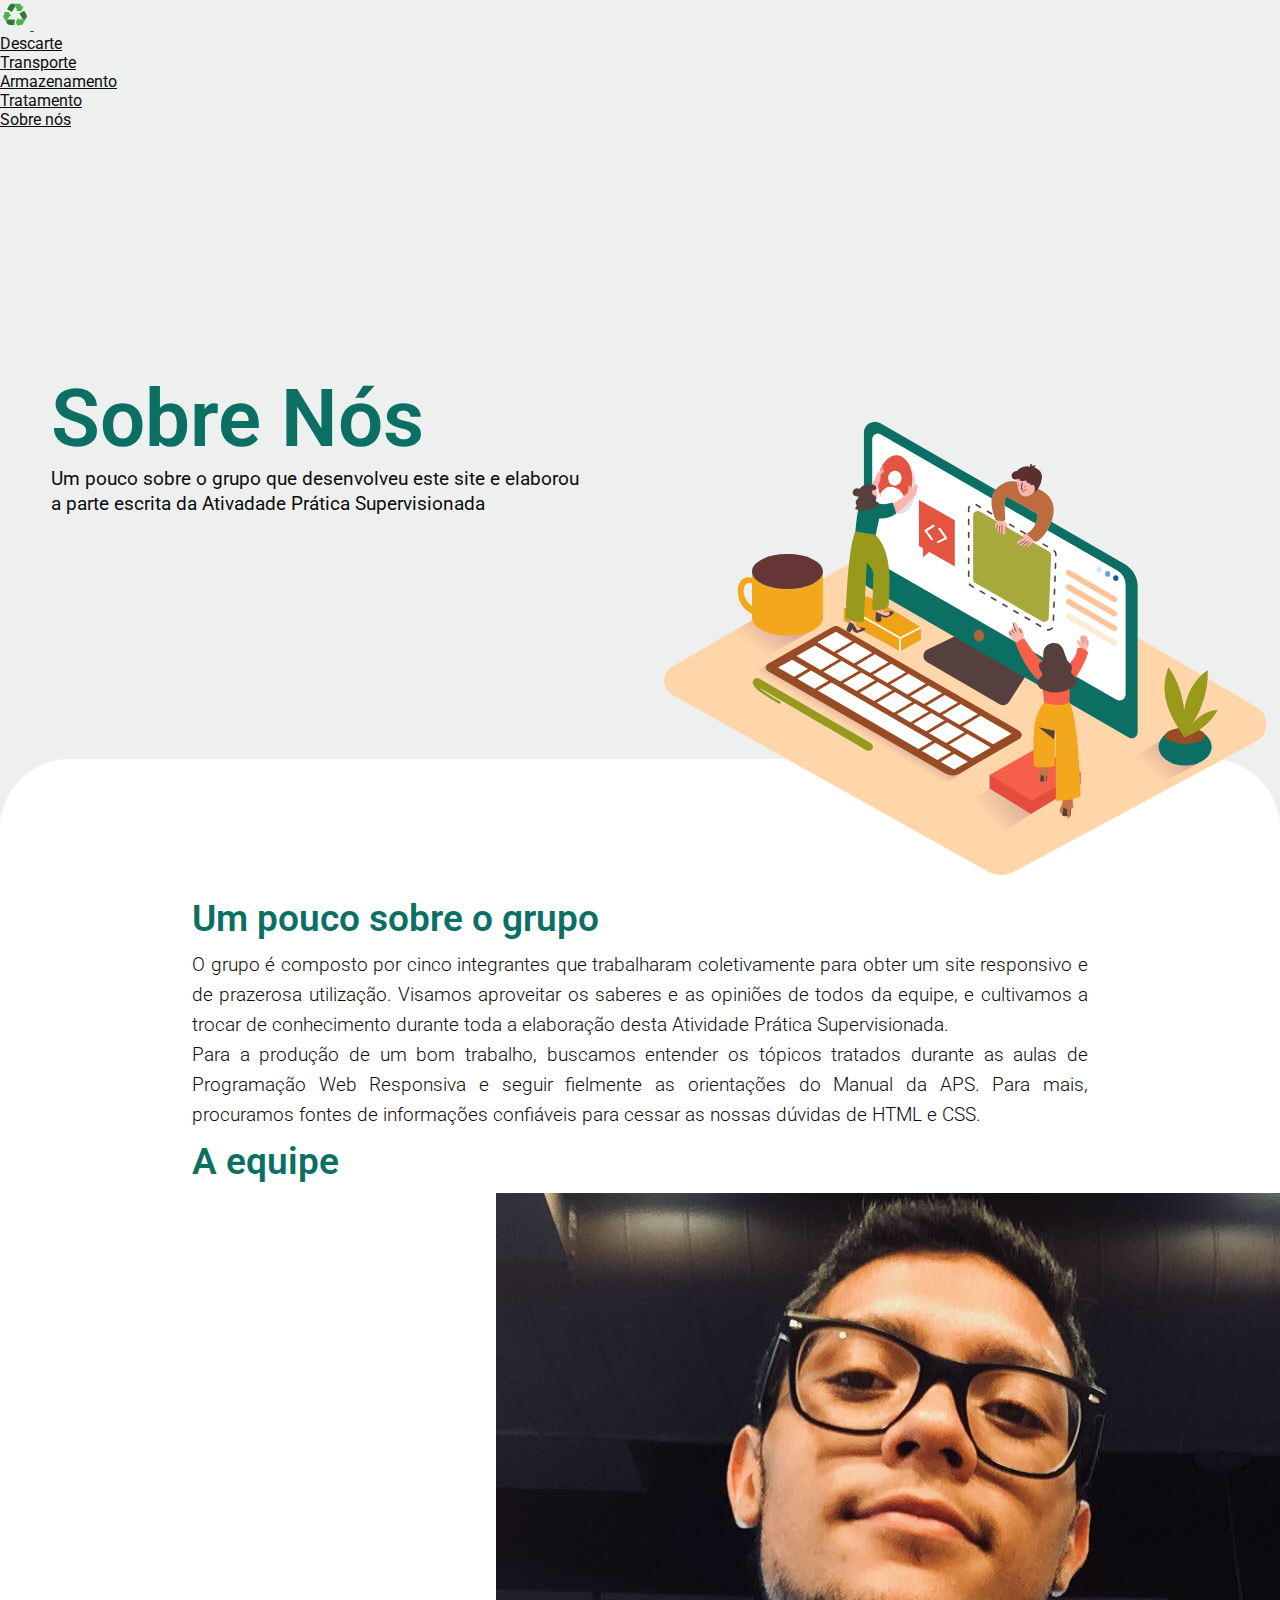
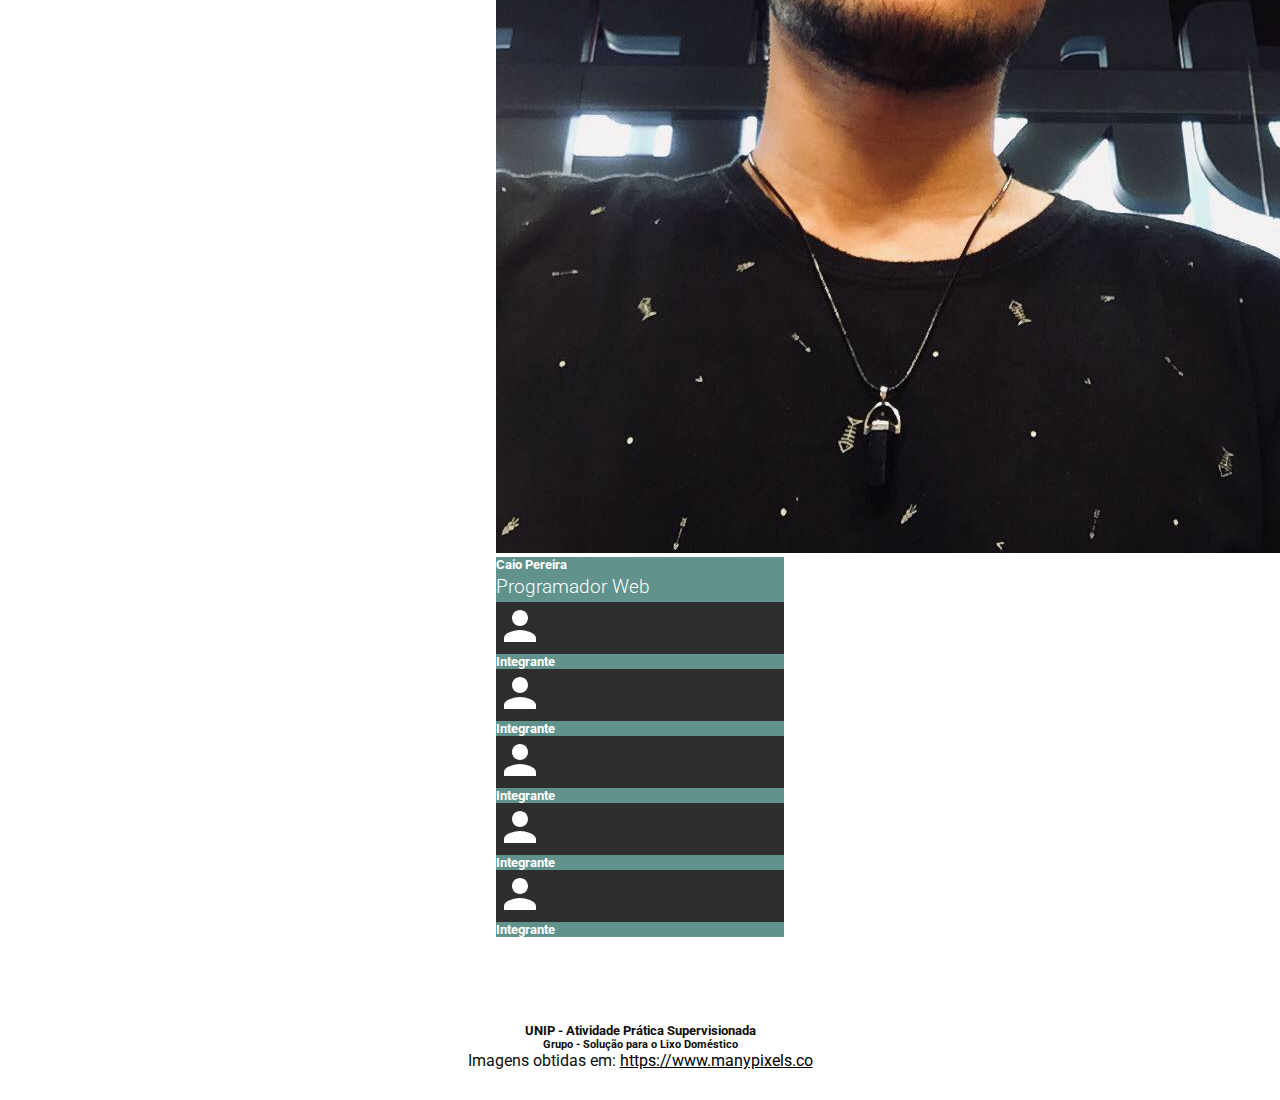
<file: SobreNos.html>
<!DOCTYPE html>
<html lang="pt-br">
<head>
    <meta charset="UTF-8">
    <meta name="viewport" content="width=device-width, initial-scale=1.0, shrink-to-fit=no">
        
    <link rel="shortcut icon" href="image/favicon.svg" type="image/x-icon">
        
    <!-- Bootstrap -->
    <link rel="stylesheet" href="https://stackpath.bootstrapcdn.com/bootstrap/4.5.0/css/bootstrap.min.css" integrity="sha384-9aIt2nRpC12Uk9gS9baDl411NQApFmC26EwAOH8WgZl5MYYxFfc+NcPb1dKGj7Sk" crossorigin="anonymous">
    <script src="https://code.jquery.com/jquery-3.5.1.slim.min.js" integrity="sha384-DfXdz2htPH0lsSSs5nCTpuj/zy4C+OGpamoFVy38MVBnE+IbbVYUew+OrCXaRkfj" crossorigin="anonymous"></script>
    <script src="https://cdn.jsdelivr.net/npm/popper.js@1.16.0/dist/umd/popper.min.js" integrity="sha384-Q6E9RHvbIyZFJoft+2mJbHaEWldlvI9IOYy5n3zV9zzTtmI3UksdQRVvoxMfooAo" crossorigin="anonymous"></script>
    <script src="https://stackpath.bootstrapcdn.com/bootstrap/4.5.0/js/bootstrap.min.js" integrity="sha384-OgVRvuATP1z7JjHLkuOU7Xw704+h835Lr+6QL9UvYjZE3Ipu6Tp75j7Bh/kR0JKI" crossorigin="anonymous"></script>
        
    <link rel="stylesheet" href="css/scrollbar.css">
    <link rel="stylesheet" href="css/index.css">

    <title>APS | Sobre Nós</title>

    <style>
     
        .card{
            margin: auto;
            max-width: 18rem;
            box-shadow: 0;
            transition: 0.5s;
            border: 0;
        }

        .card:hover{
            -webkit-box-shadow: 10px 10px 31px -15px rgba(0,0,0,0.75);
            -moz-box-shadow: 10px 10px 31px -15px rgba(0,0,0,0.75);
            box-shadow: 10px 10px 31px -15px rgba(0,0,0,0.75);

        }
        .card-text, .card-title{
            margin: 0;
            color: #FFFFFF !important;
        }
        .card-body{
            background-color: #61938C;
        }
        .block{
            background-color: #2E2E2E;
        }
        .block:hover{
            cursor: not-allowed ;
        }
    </style>
</head>
<body>

    <nav class="navbar navbar-expand-md navbar-light sticky-top">
        <a class="navbar-brand" href="index.html">
            <img src="image/favicon.svg" width="30" height="30" alt="Favicon">
        </a>
        <button class="navbar-toggler" type="button" data-toggle="collapse" data-target="#navbarCollapse" aria-controls="navbarCollapse" aria-expanded="false" aria-label="Toggle navigation">
            <span class="navbar-toggler-icon"></span>
        </button>
        <div class="collapse navbar-collapse" id="navbarCollapse">
            <ul class="navbar-nav mr-auto">
                <li class="nav-item">
                    <a class="nav-link" href="Descarte.html">Descarte</a>
                </li>
                <li class="nav-item">
                    <a class="nav-link" href="Transporte.html">Transporte</a>
                </li>
                <li class="nav-item">
                    <a class="nav-link" href="Armazenamento.html">Armazenamento</a>
                </li>
                <li class="nav-item">
                    <a class="nav-link" href="Tratamento.html">Tratamento </a>
                </li>
            </ul>
            <ul class="navbar-nav justify-content-end">
                <li class="nav-item active">
                    <a href="SobreNos.html" class="nav-link">Sobre nós</a>
                </li>
            </ul>
        </div>
    </nav>

    <header>
        <div class="header">
            <h1>Sobre Nós</h1>
            <p>Um pouco sobre o grupo que desenvolveu este site e elaborou a parte escrita da Ativadade Prática Supervisionada</p>
        </div>
        <img src="image/SobreNos/headerBackground.svg" draggable="false" alt="">
    </header>

    <main>
        <div class="topico">
            <h3>Um pouco sobre o grupo</h3>
            
            <p>O grupo é composto por cinco integrantes que trabalharam coletivamente para obter um site responsivo e de prazerosa utilização. Visamos aproveitar os saberes e as opiniões de todos da equipe, e cultivamos a trocar de conhecimento durante toda a elaboração desta Atividade Prática Supervisionada.</p>
            
            <p>Para a produção de um bom trabalho, buscamos entender os tópicos tratados durante as aulas de Programação Web Responsiva e seguir fielmente as orientações do Manual da APS. Para mais, procuramos fontes de informações confiáveis para cessar as nossas dúvidas de HTML e CSS.</p>
        </div>

        <div class="topico">
            <h3>A equipe</h3>

            <div class="row row-cols-1 row-cols-md-3">
                
                <div class="col mb-4 mt-4">
                    <div class="card h-100">
                        <img src="image/Portfolio/CaioPortfolio/fotoPerfil.jpg" class="card-img-top" alt="FotoCaio">
                        <div class="card-body">
                            <h5 class="card-title">Caio Pereira</h5>
                            <p class="card-text">Programador Web</p>
                            <a href="Portfolio/Caio.html" target="_blank" class="stretched-link"></a>
                        </div>
                    </div>
                </div>
                <div class="col mb-4 mt-4">
                    <div class="card h-100 block">
                        <img src="image/Portfolio/integrante.svg" class="card-img-top" alt="FotoTauan">
                        <div class="card-body">
                            <h5 class="card-title">Integrante</h5>
                        </div>
                    </div>
                </div>
                <div class="col mb-4 mt-4">
                    <div class="card h-100 block">
                        <img src="image/Portfolio/integrante.svg " class="card-img-top" alt="FotoRebecca">
                        <div class="card-body">
                            <h5 class="card-title">Integrante</h5>
                        </div>
                    </div>
                </div>
                <div class="col mb-4 mt-4">
                    <div class="card h-100 block">
                        <img src="image/Portfolio/integrante.svg " class="card-img-top" alt="FotoVictor">
                        <div class="card-body">
                            <h5 class="card-title">Integrante</h5>
                        </div>
                    </div>
                </div>
                <div class="col mb-4 mt-4">
                    <div class="card h-100 block">
                        <img src="image/Portfolio/integrante.svg " class="card-img-top" alt="FotoJoao">
                        <div class="card-body">
                            <h5 class="card-title">Integrante</h5>
                        </div>
                    </div>
                </div>
                <div class="col mb-4 mt-4">
                    <div class="card h-100 block">
                        <img src="image/Portfolio/integrante.svg " class="card-img-top" alt="FotoJoao">
                        <div class="card-body">
                            <h5 class="card-title">Integrante</h5>
                        </div>
                    </div>
                </div>

            </div>

        </div>
             
    </main>

    <footer>
        <h5>UNIP - Atividade Prática Supervisionada</h5>
        <h6>Grupo - Solução para o Lixo Doméstico</h6>
        <p>Imagens obtidas em: <a href="https://www.manypixels.co/" >https://www.manypixels.co</a></p>
    </footer>
    
</body>
</html>
</file>
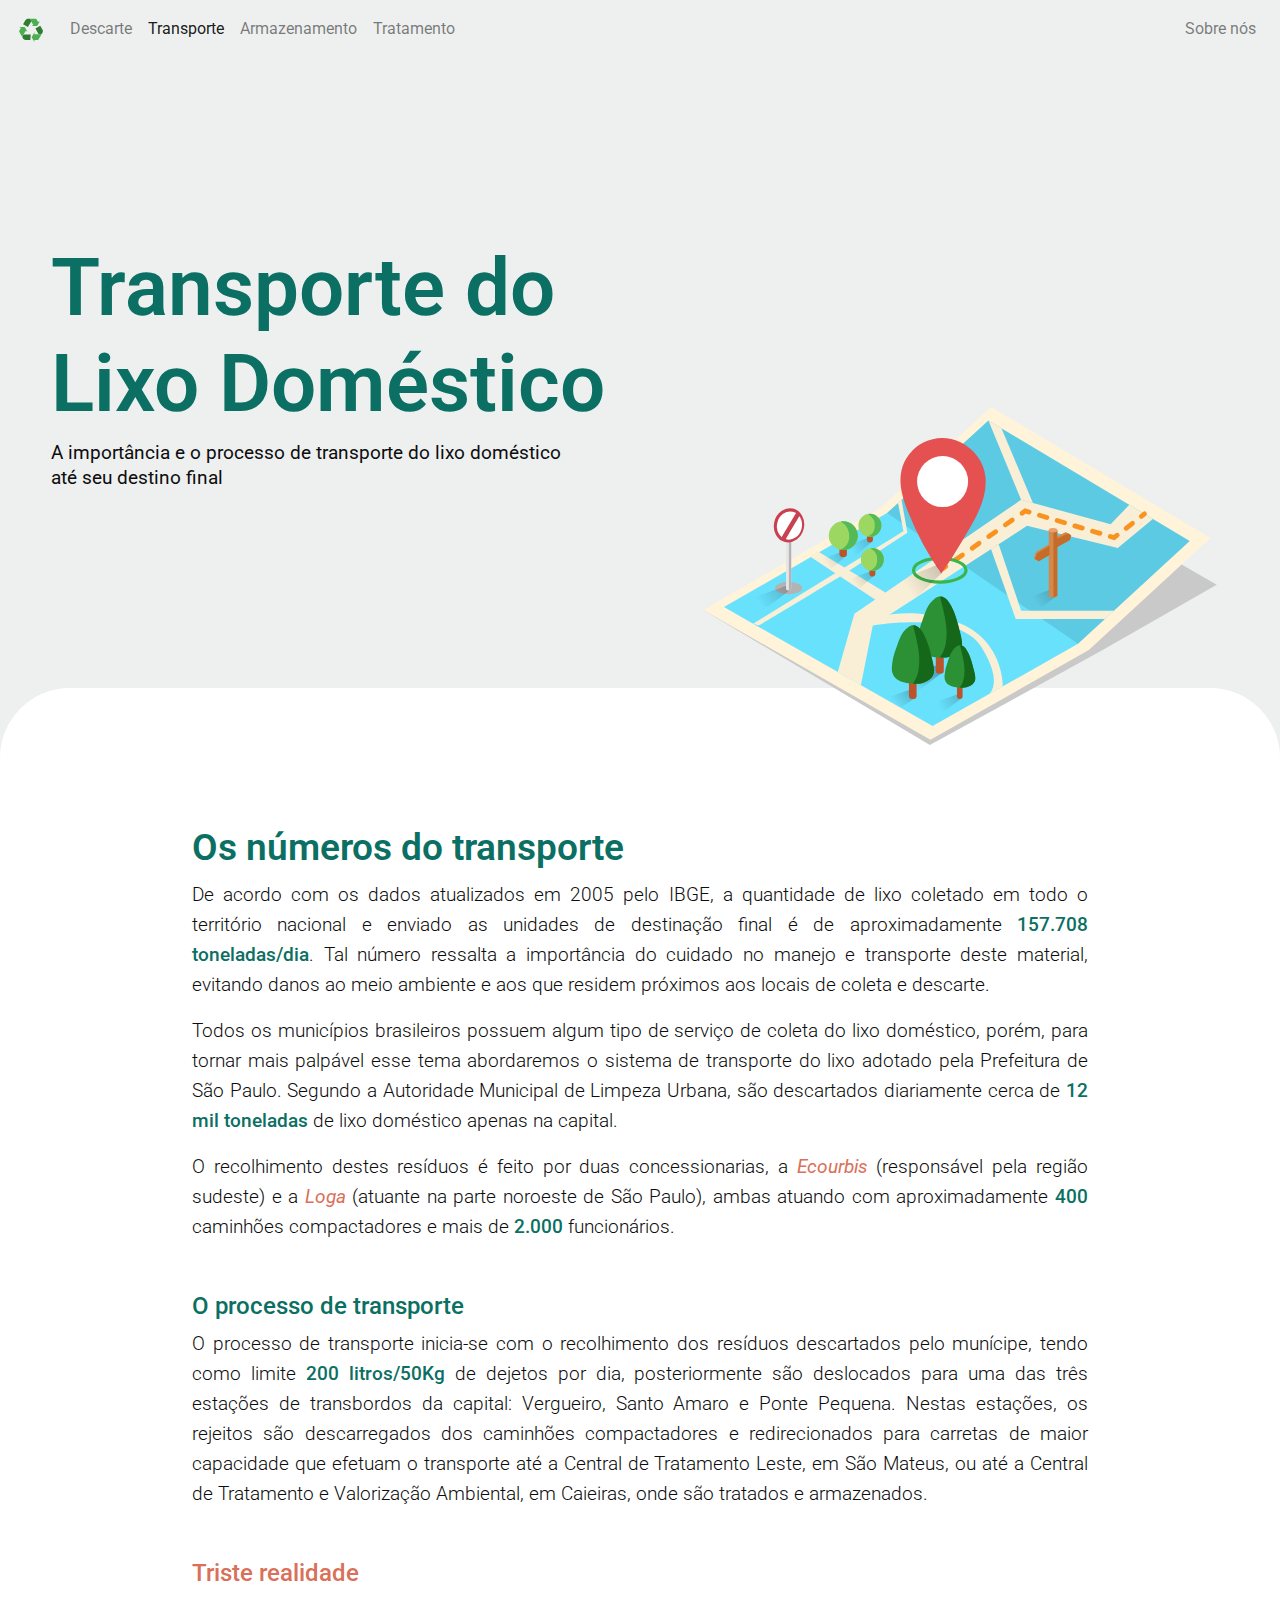
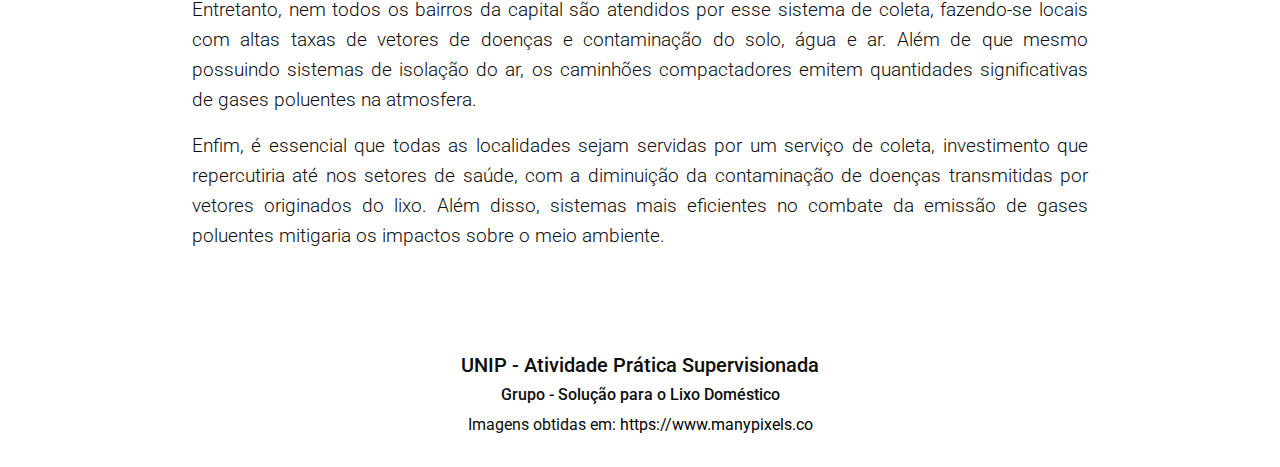
<file: Transporte.html>
<!DOCTYPE html>
<html lang="pt-br">
    <head>
        <meta charset="UTF-8">
        <meta name="viewport" content="width=device-width, initial-scale=1.0">
        
        <link rel="shortcut icon" href="image/favicon.svg" type="image/x-icon">
        
        <!-- Bootstrap -->
        <link rel="stylesheet" href="https://maxcdn.bootstrapcdn.com/bootstrap/4.0.0/css/bootstrap.min.css" integrity="sha384-Gn5384xqQ1aoWXA+058RXPxPg6fy4IWvTNh0E263XmFcJlSAwiGgFAW/dAiS6JXm" crossorigin="anonymous">
        <script src="https://code.jquery.com/jquery-3.2.1.slim.min.js" integrity="sha384-KJ3o2DKtIkvYIK3UENzmM7KCkRr/rE9/Qpg6aAZGJwFDMVNA/GpGFF93hXpG5KkN" crossorigin="anonymous"></script>
        <script src="https://cdnjs.cloudflare.com/ajax/libs/popper.js/1.12.9/umd/popper.min.js" integrity="sha384-ApNbgh9B+Y1QKtv3Rn7W3mgPxhU9K/ScQsAP7hUibX39j7fakFPskvXusvfa0b4Q" crossorigin="anonymous"></script>
        <script src="https://maxcdn.bootstrapcdn.com/bootstrap/4.0.0/js/bootstrap.min.js" integrity="sha384-JZR6Spejh4U02d8jOt6vLEHfe/JQGiRRSQQxSfFWpi1MquVdAyjUar5+76PVCmYl" crossorigin="anonymous"></script>
        
        <link rel="stylesheet" href="css/scrollbar.css">
        <link rel="stylesheet" href="css/index.css">

        <title>APS | Transporte do Lixo Doméstico</title>

        <style>
            main a{
                color: #D97059 ;
                font-weight: 400;
                font-style: italic;
            }
            a:hover{
                text-decoration: none;
                color: #F2C0A2;
            }
            .destaqueNumero{
                color: #0B7063;
                font-weight: 500;
            }
            h4{
                margin-top: 50px !important;
            }
            #tituloVermelho{
                color: #D97059;
            }
        </style>
       
</head>
<body>
    
    <nav class="navbar navbar-expand-md navbar-light sticky-top">
        <a class="navbar-brand" href="index.html">
            <img src="image/favicon.svg" width="30" height="30" alt="Favicon">
        </a>
        <button class="navbar-toggler" type="button" data-toggle="collapse" data-target="#navbarCollapse" aria-controls="navbarCollapse" aria-expanded="false" aria-label="Toggle navigation">
            <span class="navbar-toggler-icon"></span>
        </button>
        <div class="collapse navbar-collapse" id="navbarCollapse">
            <ul class="navbar-nav mr-auto">
                <li class="nav-item">
                    <a class="nav-link" href="Descarte.html">Descarte</a>
                </li>
                <li class="nav-item">
                    <a class="nav-link active" href="Transporte.html">Transporte</a>
                </li>
                <li class="nav-item">
                    <a class="nav-link" href="Armazenamento.html">Armazenamento</a>
                </li>
                <li class="nav-item">
                    <a class="nav-link" href="Tratamento.html">Tratamento </a>
                </li>
            </ul>
            <ul class="navbar-nav justify-content-end">
                <li class="nav-item">
                    <a href="SobreNos.html" class="nav-link">Sobre nós</a>
                </li>
            </ul>
        </div>
    </nav>

    <header>
        <div class="header">
            <h1>Transporte do Lixo Doméstico</h1>
            <p>A importância e o processo de transporte do lixo doméstico até seu destino final</p>
        </div>
        <img src="image/Transporte/headerBackground.svg" draggable="false" alt="">
    </header>

    <main>
        <div class="topico">
            <h3>Os números do transporte</h3>

            <p>De acordo com os dados atualizados em 2005 pelo IBGE, a quantidade de lixo coletado em todo o território nacional e enviado as unidades de destinação final é de aproximadamente <span class="destaqueNumero">157.708 toneladas/dia</span>. Tal número ressalta a importância do cuidado no manejo e transporte deste material, evitando danos ao meio ambiente e aos que residem próximos aos locais de coleta e descarte.</p>

            <p>Todos os municípios brasileiros possuem algum tipo de serviço de coleta do lixo doméstico, porém, para tornar mais palpável esse tema abordaremos o sistema de transporte do lixo adotado pela Prefeitura de São Paulo. Segundo a Autoridade Municipal de Limpeza Urbana, são descartados diariamente cerca de <span class="destaqueNumero">12 mil toneladas</span> de lixo doméstico apenas na capital.</p>
            
            <p>O recolhimento destes resíduos é feito por duas concessionarias, a <a href="https://www.ecourbis.com.br/" target="_blank">Ecourbis</a> (responsável pela região sudeste) e a <a href="https://www.loga.com.br/" target="_blank">Loga</a> (atuante na parte noroeste de São Paulo), ambas atuando com aproximadamente <span class="destaqueNumero">400</span> caminhões compactadores e mais de <span class="destaqueNumero">2.000</span> funcionários.</p>

            <h4>O processo de transporte</h4>

            <p>O processo de transporte inicia-se com o recolhimento dos resíduos descartados pelo munícipe, tendo como limite <span class="destaqueNumero">200 litros/50Kg</span> de dejetos por dia, posteriormente são deslocados para uma das três estações de transbordos da capital: Vergueiro, Santo Amaro e Ponte Pequena. Nestas estações, os rejeitos são descarregados dos caminhões compactadores e redirecionados para carretas de maior capacidade que efetuam o transporte até a Central de Tratamento Leste, em São Mateus, ou até a Central de Tratamento e Valorização Ambiental, em Caieiras, onde são tratados e armazenados.</p>

            <h4 id="tituloVermelho">Triste realidade</h4>

            <p>Entretanto, nem todos os bairros da capital são atendidos por esse sistema de coleta, fazendo-se locais com altas taxas de vetores de doenças e contaminação do solo, água e ar. Além de que mesmo possuindo sistemas de isolação do ar, os caminhões compactadores emitem quantidades significativas de gases poluentes na atmosfera.</p>

            <p>Enfim, é essencial que todas as localidades sejam servidas por um serviço de coleta, investimento que repercutiria até nos setores de saúde, com a diminuição da contaminação de doenças transmitidas por vetores originados do lixo. Além disso, sistemas mais eficientes no combate da emissão de gases poluentes mitigaria os impactos sobre o meio ambiente.</p>

        </div>
    </main>
    
    

    <footer>
        <h5>UNIP - Atividade Prática Supervisionada</h5>
        <h6>Grupo - Solução para o Lixo Doméstico</h6>
        <p>Imagens obtidas em: <a href="https://www.manypixels.co/" >https://www.manypixels.co</a></p>
    </footer>
</body>
</html>
</file>
<file: css/scrollbar.css>
/* width */
::-webkit-scrollbar {
    width: 10px;
    margin: 20px;
}

/* Track */
::-webkit-scrollbar-track {
    background-color: #F2F2F2; 

}
 
/* Handle */
::-webkit-scrollbar-thumb {
    background-color: #BFBDBA; 
}

/* Handle on hover */
::-webkit-scrollbar-thumb:hover {
    background-color: #0B7063; 


}
</file>
<file: css/index.css>
@import url('https://fonts.googleapis.com/css2?family=Roboto:wght@100;300;400;500;700&display=swap');

html, *{
    margin: 0;
    padding: 0;
    box-sizing: border-box;

    color: #0D0D0D;
    font-family: 'Roboto', sans-serif;

    transition: color 0.5s;
    scroll-behavior: smooth;
}
body{
    background-color: #EEF0F0;
}
img{
    user-select: none;
    -moz-user-select: none;
    -webkit-user-drag: none;
    -webkit-user-select: none;
    -ms-user-select: none;
}


nav{
    background-color: #EEF0F0;
}
    nav a:hover{
        color:#0B7063 !important;  
    }


header{
    height: 70vh;
    
    background-color: #EEF0F0;

    display: flex;
    justify-content: space-around;
}
    header img{
        width: 50vmax;
        align-self: flex-end;

        z-index: 1;
        margin-bottom: -10vw;
    }
    .header{
        align-self: center;
        margin-left: 4vw;
        width: 600px;
    }
        .header h1{
            color:#0B7063;
            font-size: 5rem;
            font-weight: 600;
        }
        .header p{
            font-size: 1.2rem;
            line-height: 25px;
            width: 90%;
        }


main{
    border-radius: 70px 70px 0 0;
    padding: 10vw 15vw 1rem 15vw;
    
    background-color: #FFFFFF;
}
    .topico h3{
        font-size: 2.3rem;
        font-weight: 600;
        color: #0B7063;

        margin-top: 10px;
        margin-bottom: 10px;
    }
    .topico h4{
        color: #0B7063;
    }
    .topico p{
        font-size: 1.2rem;
        font-weight: 300;
        line-height: 30px;

        text-align: justify;
    }
    .topico-image{
        width: 50vw;
        margin: auto;
        margin-bottom: 20px;
    }
        .topico-image img{
            width: 100%;
        }
        
        
.destaque .conteudo{
    background-color: #0B7063;
    margin: 0;
    padding: 0 15vw 1rem 15vw;
}
    .destaque svg{
        display: block;
        background-color: #FFFFFF;
    }
    .conteudo h3{
        font-size: 2.3rem;
        font-weight: 600;
        color: #ffffff;

        margin-bottom: 10px;
    }
    .conteudo p{
        font-size: 1.2rem;
        font-weight: 300;
        line-height: 30px;

        text-align: justify;

        color: #FFFFFF;
    }


footer{
    padding-top: 70px;
    padding-bottom: 30px;
    background-color: #FFFFFF;
    text-align: center;
}
    footer a{
        color: black;
    }
    footer a:hover{
        color: black;
    }
    footer p{
        margin: 0;
    }


/* Responsivo */
@media screen and (max-width:1160px){
    .header h1{
        font-size: 3.7rem;
    }
}
@media screen and (max-width: 1000px) {
    header img{
        display: none;
    }

    main{
        padding: 10vw 5vw;
    }
    .topico p{
        text-align: left;
        font-size: 1rem;
    }
}

@media screen and (max-width: 650px) {
    header{
        height: auto;
        padding-bottom: 20px;
    }
        .header{
            align-self: unset;
            margin: 90px  0 0 4vw;
            width: 420px;
        }
            .header h1{
                font-size: 3.5rem;
            }
            .header p{
                width: 80%;
            }
}

@media screen and (max-width: 450px) {
    .header{
        justify-self: center;
        width: 300px;
    }
        .header h1{
            font-size: 2.4rem;
        }
}
</file>
<file: css/Descarte.css>
@import url('https://fonts.googleapis.com/css2?family=Roboto:wght@100;300;400;500;700&display=swap');

html, *{
    margin: 0;
    padding: 0;
    box-sizing: border-box;

    color: #0D0D0D;
    font-family: 'Roboto', sans-serif;
    
    transition: color 0.5s;
    scroll-behavior: smooth;     
}

a:hover {
    color: #D97059!important;
    text-decoration: none!important;
}


/*      CORPO      */
body{
    background-color: #deebea!important;
}

img{
    user-select: none;
    -moz-user-select: none;
    -webkit-user-drag: none;
    -webkit-user-select: none;
    -ms-user-select: none;
}


/*      NAVBAR      */
nav{
    background-color: #EEF0F0;
}
    nav a:hover{
        color:#0B7063 !important;  
    }


/*      HEADER      */
header{
	height: 70vh;
    
    background-color: #deebea;

    display: flex!important;
    justify-content: space-around;
}
	header img{ 
		margin: auto;
	    width: 40vmax;
		align-self: flex-end!important;

        z-index: 1;
	}
    .header{
        align-self: center;
        margin-left: 4vw;
        width: 600px;
    }
        .header h1{
            color:#0B7063;
            font-size: 4rem;
    		max-width: 90%;
            font-weight: 600;
        }
		.header p{
			text-align: justify;
   			font-size: 1.4rem;
    		line-height: 30px;
    		width: 90%;
		}


/*      CONTEÚDO        */
main{
    border-radius: 70px 70px 0 0;
	border: #deebea 1rem solid;
	border-bottom: 0!important;
    padding: 8vw 15vw 1rem;
    
    background-color: #FFFFFF;
}



/*      Soluções        */
.topico h3{
    font-weight: 600;
	text-align: center;
    font-size: 2.3rem;
	color: #d85336;
	padding: 0.3rem 0;

	border: #deebea 0.2rem solid; 
	border-radius: 1rem;
    margin-top: 4vh;
}
.topico h4{
	color: #0B7063;
}
.topico p{
    font-size: 1.2rem;
    font-weight: 300;
    line-height: 30px;
	margin: 0.5rem 0;
	text-align: justify;
}

.topico-image{
    width: 50vw;
    margin: auto;
    margin-bottom: 20px;
}
.topico-image img{
    width: 100%;
}

.lixo-comum .comum{
	text-align: center;
	padding: 1rem 0;
}
    .lixo-comum .comum img{
    	margin-top: 0.5rem;
    	margin-bottom: 1rem; 
    	border-radius: 1rem;
    }

    .lixo-comum .comum .saiba-mais{
        text-align: center!important;
        margin-top: -1vh;
    }

.lixo-nao-comum strong, .lixo-comum .comum strong{
	background-color: #ffcaaa;
}
.lixo-nao-comum .alert strong{
	justify-content: center!important;
	text-align: center!important;
}


/*      DESTAQUE        */
.destaque{
    margin-top: -6vw;
}
    .destaque .topo-svg{
	 	border-left: #deebea 1rem solid;
    	border-right: #deebea 1rem solid;
    }
    .destaque svg{
        display: block;
        background-color: #FFFFFF;
    }
	.destaque .conteudo{
        float: left;
        max-width: 50%;
	    background-color: #deebea;
    	padding: 0 8vw 2rem;
    	margin: 0;
	}
   	.destaque .conteudo h3{
        color: #0B7063;
        font-size: 2.3rem;
        font-weight: 600;

        margin-bottom: 10px;
    }
    .destaque .conteudo p{
        font-size: 1.2rem;
        font-weight: 300;
        line-height: 30px;
        color: #000;

        text-align: justify;
	}

/*      RODAPÉ      */
footer{
    padding-bottom: 30px;
    background-color: #FFFFFF;
    text-align: center;
}
    footer a{
        color: black;
    }
    footer a:hover{
        color: black;
    }
    footer p{
        margin: 0;
    }


/*		@MEDIA		*/

@media screen and (max-width:1160px){
    .header h1{
        font-size: 3.7rem;
    }
}

@media screen and (max-width: 1000px) {
	main{
		border: none;
        padding: 10vw 5vw;
	}
    header img{
        display: none;
    }
    .header{
    	justify-content: center;
    }
    .topico p{
        font-size: 1rem;
    }
}

@media screen and (max-width: 650px) {
    header{
        height: auto;
        padding-bottom: 20px;
    }
    .header{
        align-self: unset;
        margin: 90px 0 0 4vw;
        width: 400px;
    }
        .header h1{
            font-size: 3.5rem;
            max-width: 100%;
        }
        .header p{
            width: 95%;
        }
}
	@media screen and (max-width: 450px) {
	    .header{
	        justify-self: center;
	        width: 300px;
	    }
	        .header h1{
	            font-size: 2.4rem;
	        }
	}

@media screen and (max-width: 602px){
	.topico h3{
		border: none;
	}
}

@media screen and (max-width:960px){
    .lixo-comum .comum img{
        max-width: 40%;
    }
    .destaque .conteudo{
        max-width: 100%;
    }
}       
    @media screen and (max-width:720px){
        .lixo-comum .comum img{
            max-width: 50%  ;
        }
    }   
        @media screen and (max-width:540px){
            .lixo-comum .comum img{
                max-width: 60%;
            }
        } 
}
@media screen and (max-width: 691px) {
	.destaque .conteudo{
		padding-bottom: 3rem!important;
	}
}
</file>
